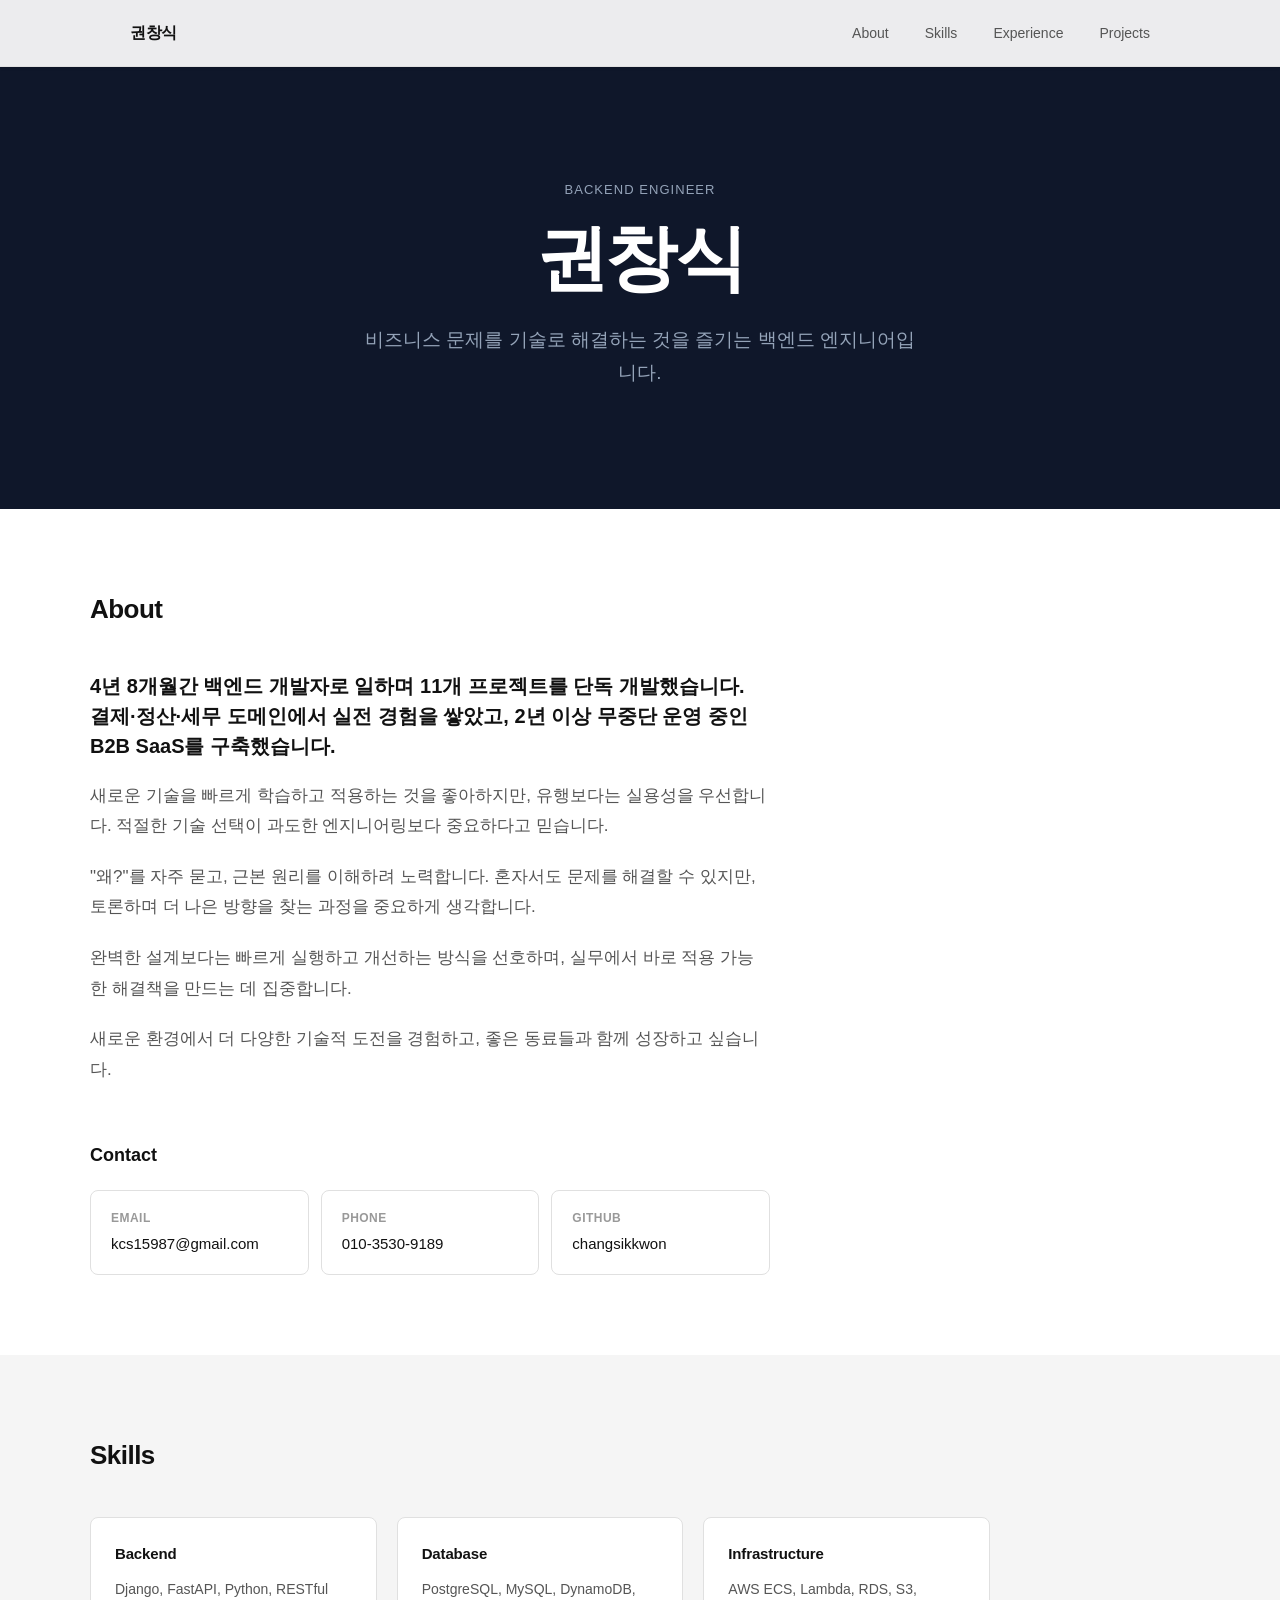
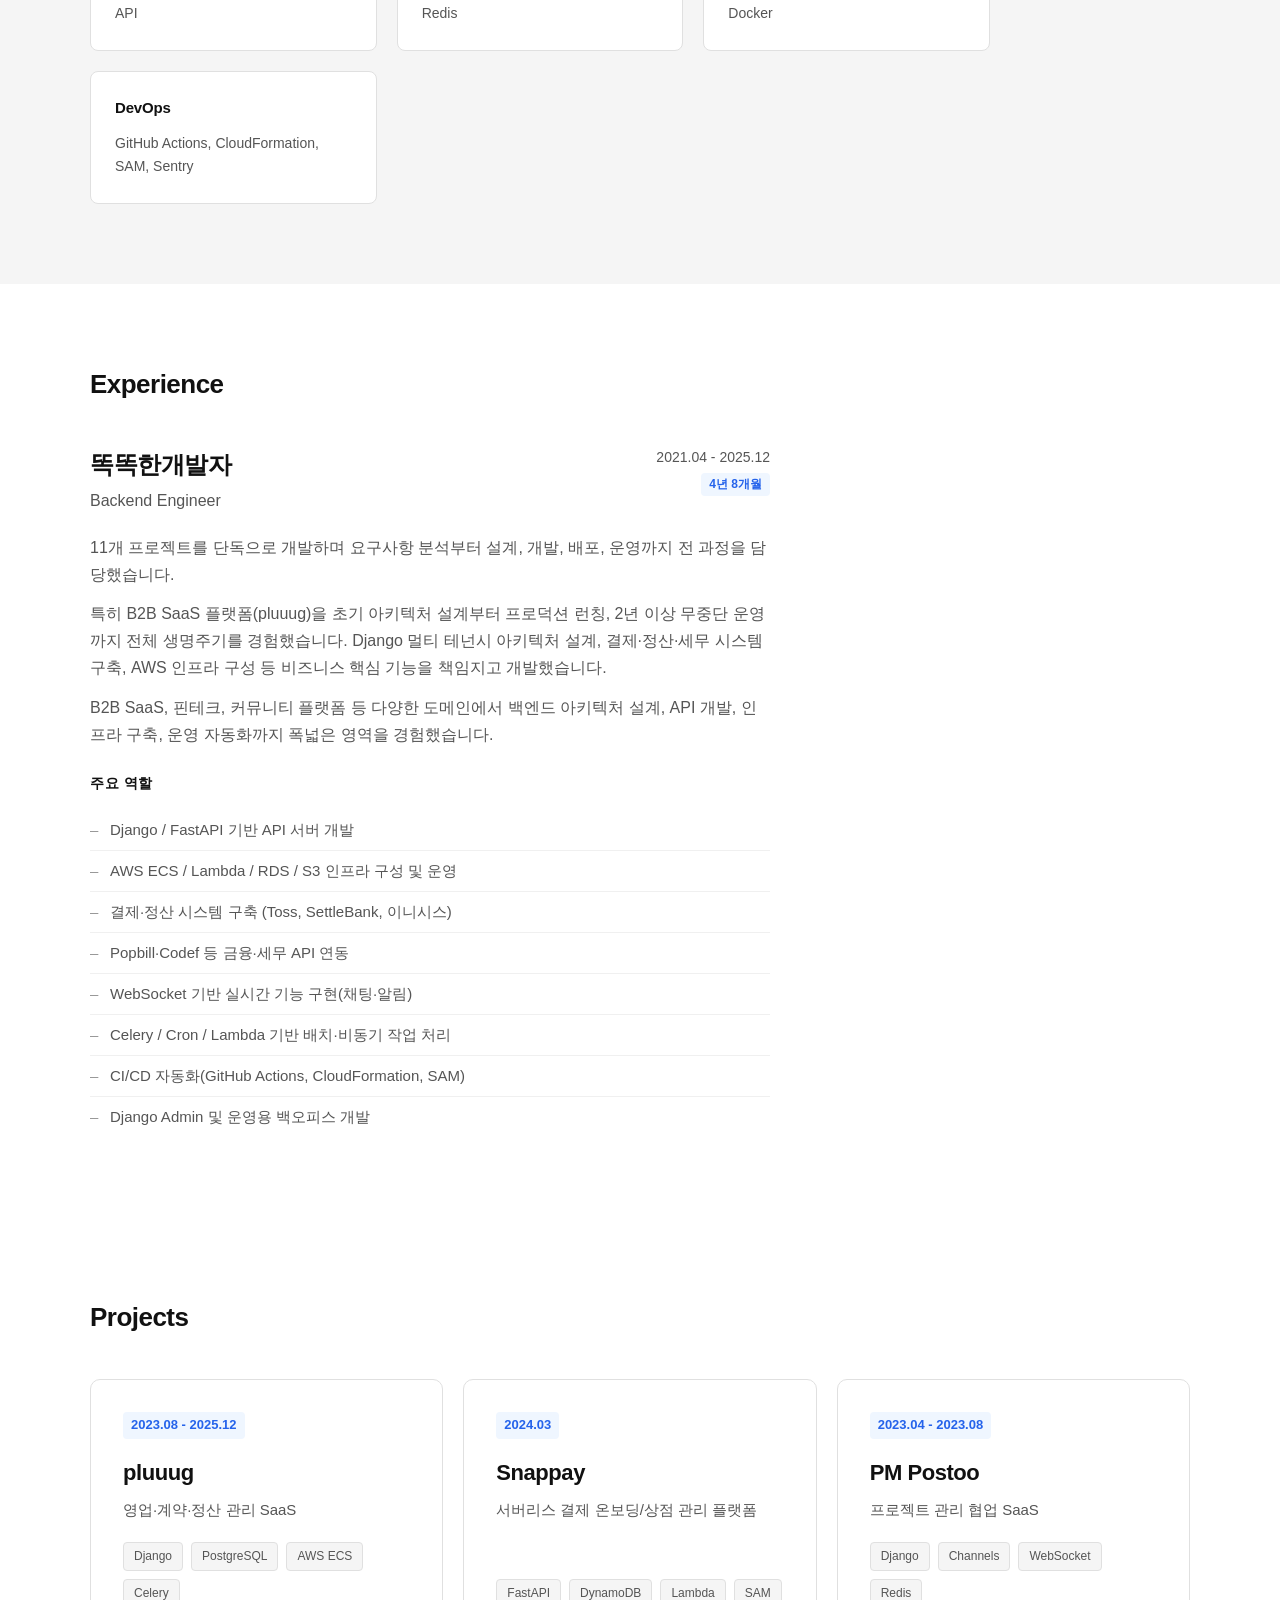
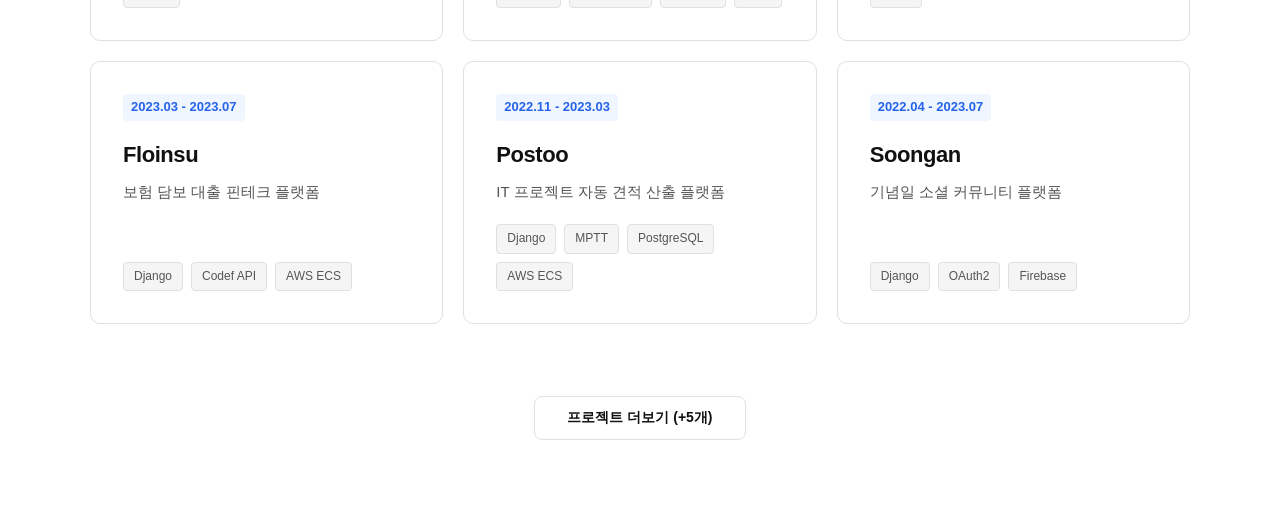
<file: index.html>
<!DOCTYPE html>
<html lang="ko">
<head>
    <meta charset="UTF-8">
    <meta name="viewport" content="width=device-width, initial-scale=1.0">
    <title>권창식 - Backend Engineer</title>
    <link rel="stylesheet" href="css/style.css">
</head>
<body>
    <!-- Navigation -->
    <nav class="navbar">
        <div class="nav-container">
            <a href="#" class="nav-logo">권창식</a>
            <ul class="nav-menu">
                <li><a href="#about">About</a></li>
                <li><a href="#skills">Skills</a></li>
                <li><a href="#experience">Experience</a></li>
                <li><a href="#projects">Projects</a></li>
            </ul>
        </div>
    </nav>

    <!-- Hero Section -->
    <section class="hero">
        <div class="hero-container">
            <p class="hero-label">Backend Engineer</p>
            <h1 class="hero-heading">권창식</h1>
            <p class="hero-description">
                비즈니스 문제를 기술로 해결하는 것을 즐기는 백엔드 엔지니어입니다.
            </p>
        </div>
    </section>

    <!-- About Section -->
    <section id="about" class="section">
        <div class="content-container">
            <h2 class="section-heading">About</h2>
            <div class="about-content">
                <p>4년 8개월간 백엔드 개발자로 일하며 11개 프로젝트를 단독 개발했습니다. 결제·정산·세무 도메인에서 실전 경험을 쌓았고, 2년 이상 무중단 운영 중인 B2B SaaS를 구축했습니다.</p>
                <p>새로운 기술을 빠르게 학습하고 적용하는 것을 좋아하지만, 유행보다는 실용성을 우선합니다. 적절한 기술 선택이 과도한 엔지니어링보다 중요하다고 믿습니다.</p>
                <p>"왜?"를 자주 묻고, 근본 원리를 이해하려 노력합니다. 혼자서도 문제를 해결할 수 있지만, 토론하며 더 나은 방향을 찾는 과정을 중요하게 생각합니다.</p>
                <p>완벽한 설계보다는 빠르게 실행하고 개선하는 방식을 선호하며, 실무에서 바로 적용 가능한 해결책을 만드는 데 집중합니다.</p>
                <p>새로운 환경에서 더 다양한 기술적 도전을 경험하고, 좋은 동료들과 함께 성장하고 싶습니다.</p>
            </div>

            <div class="contact-section">
                <h3 class="contact-heading">Contact</h3>
                <div class="contact-grid">
                    <a href="mailto:kcs15987@gmail.com" class="contact-card">
                        <span class="contact-label">Email</span>
                        <span class="contact-value">kcs15987@gmail.com</span>
                    </a>
                    <a href="tel:010-3530-9189" class="contact-card">
                        <span class="contact-label">Phone</span>
                        <span class="contact-value">010-3530-9189</span>
                    </a>
                    <a href="https://github.com/changsikkwon" target="_blank" class="contact-card">
                        <span class="contact-label">GitHub</span>
                        <span class="contact-value">changsikkwon</span>
                    </a>
                </div>
            </div>
        </div>
    </section>

    <!-- Skills Section -->
    <section id="skills" class="section section-gray">
        <div class="content-container">
            <h2 class="section-heading">Skills</h2>
            <div class="skills-grid">
                <div class="skill-category">
                    <h3 class="skill-category-title">Backend</h3>
                    <p class="skill-category-items">Django, FastAPI, Python, RESTful API</p>
                </div>

                <div class="skill-category">
                    <h3 class="skill-category-title">Database</h3>
                    <p class="skill-category-items">PostgreSQL, MySQL, DynamoDB, Redis</p>
                </div>

                <div class="skill-category">
                    <h3 class="skill-category-title">Infrastructure</h3>
                    <p class="skill-category-items">AWS ECS, Lambda, RDS, S3, Docker</p>
                </div>

                <div class="skill-category">
                    <h3 class="skill-category-title">DevOps</h3>
                    <p class="skill-category-items">GitHub Actions, CloudFormation, SAM, Sentry</p>
                </div>
            </div>
        </div>
    </section>

    <!-- Experience Section -->
    <section id="experience" class="section">
        <div class="content-container">
            <h2 class="section-heading">Experience</h2>
            <div class="experience-card">
                <div class="experience-header">
                    <div>
                        <h3 class="experience-company">똑똑한개발자</h3>
                        <p class="experience-role">Backend Engineer</p>
                    </div>
                    <div class="experience-period-wrap">
                        <p class="experience-period">2021.04 - 2025.12</p>
                        <p class="experience-duration">4년 8개월</p>
                    </div>
                </div>
                <div class="experience-description">
                    <p>11개 프로젝트를 단독으로 개발하며 요구사항 분석부터 설계, 개발, 배포, 운영까지 전 과정을 담당했습니다.</p>
                    <p>특히 B2B SaaS 플랫폼(pluuug)을 초기 아키텍처 설계부터 프로덕션 런칭, 2년 이상 무중단 운영까지 전체 생명주기를 경험했습니다. Django 멀티 테넌시 아키텍처 설계, 결제·정산·세무 시스템 구축, AWS 인프라 구성 등 비즈니스 핵심 기능을 책임지고 개발했습니다.</p>
                    <p>B2B SaaS, 핀테크, 커뮤니티 플랫폼 등 다양한 도메인에서 백엔드 아키텍처 설계, API 개발, 인프라 구축, 운영 자동화까지 폭넓은 영역을 경험했습니다.</p>
                </div>
                <div class="experience-responsibilities">
                    <h4>주요 역할</h4>
                    <ul>
                        <li>Django / FastAPI 기반 API 서버 개발</li>
                        <li>AWS ECS / Lambda / RDS / S3 인프라 구성 및 운영</li>
                        <li>결제·정산 시스템 구축 (Toss, SettleBank, 이니시스)</li>
                        <li>Popbill·Codef 등 금융·세무 API 연동</li>
                        <li>WebSocket 기반 실시간 기능 구현(채팅·알림)</li>
                        <li>Celery / Cron / Lambda 기반 배치·비동기 작업 처리</li>
                        <li>CI/CD 자동화(GitHub Actions, CloudFormation, SAM)</li>
                        <li>Django Admin 및 운영용 백오피스 개발</li>
                    </ul>
                </div>
            </div>
        </div>
    </section>

    <!-- Projects Section -->
    <section id="projects" class="section">
        <div class="content-container">
            <h2 class="section-heading">Projects</h2>
            <div class="projects-grid">
                <!-- Project 1: pluuug -->
                <a href="projects/pluuug.html" class="project-card">
                    <div class="project-meta">
                        <span class="project-period">2023.08 - 2025.12</span>
                    </div>
                    <h3 class="project-title">pluuug</h3>
                    <p class="project-summary">영업·계약·정산 관리 SaaS</p>
                    <div class="project-tags">
                        <span class="tag">Django</span>
                        <span class="tag">PostgreSQL</span>
                        <span class="tag">AWS ECS</span>
                        <span class="tag">Celery</span>
                    </div>
                </a>

                <!-- Project 2: Snappay -->
                <a href="projects/snappay.html" class="project-card">
                    <div class="project-meta">
                        <span class="project-period">2024.03</span>
                    </div>
                    <h3 class="project-title">Snappay</h3>
                    <p class="project-summary">서버리스 결제 온보딩/상점 관리 플랫폼</p>
                    <div class="project-tags">
                        <span class="tag">FastAPI</span>
                        <span class="tag">DynamoDB</span>
                        <span class="tag">Lambda</span>
                        <span class="tag">SAM</span>
                    </div>
                </a>

                <!-- Project 3: PM Postoo -->
                <a href="projects/pm-postoo.html" class="project-card">
                    <div class="project-meta">
                        <span class="project-period">2023.04 - 2023.08</span>
                    </div>
                    <h3 class="project-title">PM Postoo</h3>
                    <p class="project-summary">프로젝트 관리 협업 SaaS</p>
                    <div class="project-tags">
                        <span class="tag">Django</span>
                        <span class="tag">Channels</span>
                        <span class="tag">WebSocket</span>
                        <span class="tag">Redis</span>
                    </div>
                </a>

                <!-- Project 4: Floinsu -->
                <a href="projects/floinsu.html" class="project-card">
                    <div class="project-meta">
                        <span class="project-period">2023.03 - 2023.07</span>
                    </div>
                    <h3 class="project-title">Floinsu</h3>
                    <p class="project-summary">보험 담보 대출 핀테크 플랫폼</p>
                    <div class="project-tags">
                        <span class="tag">Django</span>
                        <span class="tag">Codef API</span>
                        <span class="tag">AWS ECS</span>
                    </div>
                </a>

                <!-- Postoo -->
                <a href="projects/postoo.html" class="project-card">
                    <div class="project-meta">
                        <span class="project-period">2022.11 - 2023.03</span>
                    </div>
                    <h3 class="project-title">Postoo</h3>
                    <p class="project-summary">IT 프로젝트 자동 견적 산출 플랫폼</p>
                    <div class="project-tags">
                        <span class="tag">Django</span>
                        <span class="tag">MPTT</span>
                        <span class="tag">PostgreSQL</span>
                        <span class="tag">AWS ECS</span>
                    </div>
                </a>

                <!-- Soongan -->
                <a href="projects/soongan.html" class="project-card">
                    <div class="project-meta">
                        <span class="project-period">2022.04 - 2023.07</span>
                    </div>
                    <h3 class="project-title">Soongan</h3>
                    <p class="project-summary">기념일 소셜 커뮤니티 플랫폼</p>
                    <div class="project-tags">
                        <span class="tag">Django</span>
                        <span class="tag">OAuth2</span>
                        <span class="tag">Firebase</span>
                    </div>
                </a>

                <!-- More Projects (Hidden by default) -->
                <div class="hidden-projects">

                    <!-- PIECE -->
                    <a href="projects/piece.html" class="project-card">
                        <div class="project-meta">
                            <span class="project-period">2021.12 - 2022.03</span>
                        </div>
                        <h3 class="project-title">PIECE</h3>
                        <p class="project-summary">미술품 조각 투자 플랫폼</p>
                        <div class="project-tags">
                            <span class="tag">FastAPI</span>
                            <span class="tag">RabbitMQ</span>
                            <span class="tag">WebSocket</span>
                        </div>
                    </a>

                    <!-- 연세대학교 동창회 -->
                    <a href="projects/yonsei-alumni.html" class="project-card">
                        <div class="project-meta">
                            <span class="project-period">2021.11 - 2022.03</span>
                        </div>
                        <h3 class="project-title">연세대학교 동창회</h3>
                        <p class="project-summary">상경·경영대학 동창회 플랫폼</p>
                        <div class="project-tags">
                            <span class="tag">Django</span>
                            <span class="tag">Channels</span>
                            <span class="tag">Inicis</span>
                        </div>
                    </a>

                    <!-- jellydeal -->
                    <a href="projects/jellydeal.html" class="project-card">
                        <div class="project-meta">
                            <span class="project-period">2021.07 - 2021.11</span>
                        </div>
                        <h3 class="project-title">jellydeal</h3>
                        <p class="project-summary">대학생 후불결제(BNPL) 플랫폼</p>
                        <div class="project-tags">
                            <span class="tag">Django</span>
                            <span class="tag">SettleBank</span>
                            <span class="tag">Iamport</span>
                        </div>
                    </a>

                    <!-- Salady -->
                    <a href="projects/salady.html" class="project-card">
                        <div class="project-meta">
                            <span class="project-period">2021.04 - 2021.09</span>
                        </div>
                        <h3 class="project-title">Salady</h3>
                        <p class="project-summary">샐러드 배송 플랫폼</p>
                        <div class="project-tags">
                            <span class="tag">Django</span>
                            <span class="tag">PostgreSQL</span>
                            <span class="tag">AWS EB</span>
                        </div>
                    </a>

                    <!-- Iamsokorean -->
                    <a href="projects/iamsokorean.html" class="project-card">
                        <div class="project-meta">
                            <span class="project-period">2021.04 - 2021.07</span>
                        </div>
                        <h3 class="project-title">Iamsokorean</h3>
                        <p class="project-summary">한국 문화 소통 플랫폼</p>
                        <div class="project-tags">
                            <span class="tag">Django</span>
                            <span class="tag">OAuth 2.0</span>
                            <span class="tag">AWS EB</span>
                        </div>
                    </a>

                </div>
            </div>

            <button class="show-more-btn" onclick="toggleProjects()">프로젝트 더보기 (+5개)</button>
        </div>
    </section>

    <script src="js/script.js"></script>
</body>
</html>
</file>
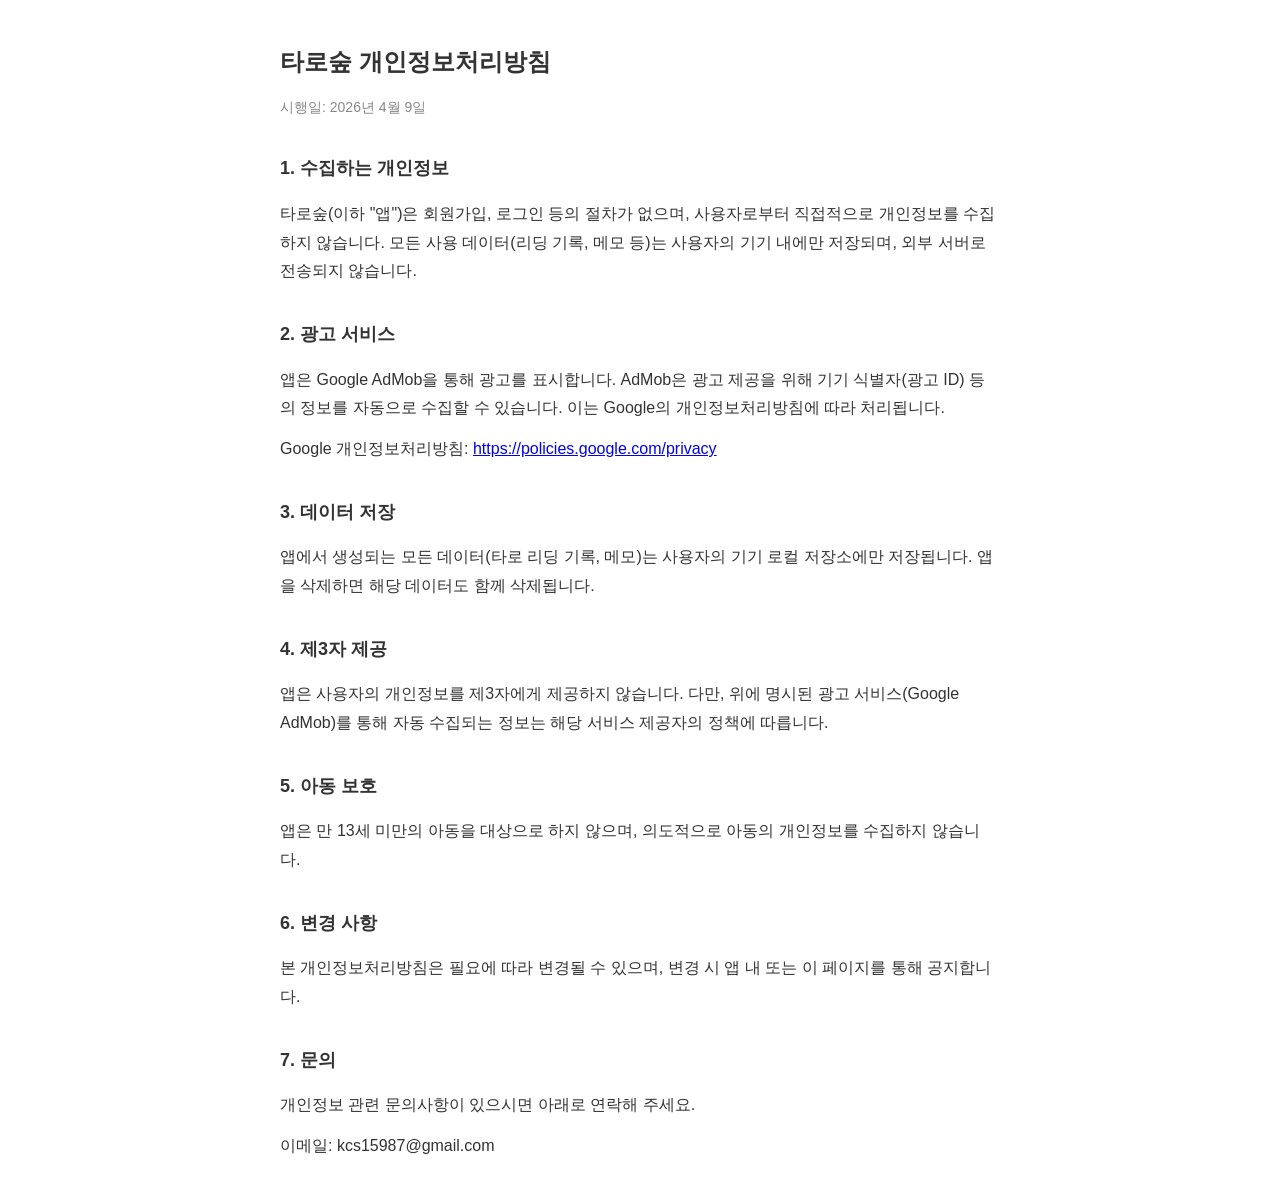
<file: privacy-policy.html>
<!DOCTYPE html>
<html lang="ko">
<head>
    <meta charset="UTF-8">
    <meta name="viewport" content="width=device-width, initial-scale=1.0">
    <title>타로숲 - 개인정보처리방침</title>
    <style>
        body { font-family: -apple-system, BlinkMacSystemFont, 'Segoe UI', sans-serif; max-width: 720px; margin: 0 auto; padding: 24px; line-height: 1.8; color: #333; }
        h1 { font-size: 24px; margin-bottom: 8px; }
        h2 { font-size: 18px; margin-top: 32px; }
        p { margin: 12px 0; }
        .date { color: #888; font-size: 14px; }
    </style>
</head>
<body>
    <h1>타로숲 개인정보처리방침</h1>
    <p class="date">시행일: 2026년 4월 9일</p>

    <h2>1. 수집하는 개인정보</h2>
    <p>타로숲(이하 "앱")은 회원가입, 로그인 등의 절차가 없으며, 사용자로부터 직접적으로 개인정보를 수집하지 않습니다. 모든 사용 데이터(리딩 기록, 메모 등)는 사용자의 기기 내에만 저장되며, 외부 서버로 전송되지 않습니다.</p>

    <h2>2. 광고 서비스</h2>
    <p>앱은 Google AdMob을 통해 광고를 표시합니다. AdMob은 광고 제공을 위해 기기 식별자(광고 ID) 등의 정보를 자동으로 수집할 수 있습니다. 이는 Google의 개인정보처리방침에 따라 처리됩니다.</p>
    <p>Google 개인정보처리방침: <a href="https://policies.google.com/privacy">https://policies.google.com/privacy</a></p>

    <h2>3. 데이터 저장</h2>
    <p>앱에서 생성되는 모든 데이터(타로 리딩 기록, 메모)는 사용자의 기기 로컬 저장소에만 저장됩니다. 앱을 삭제하면 해당 데이터도 함께 삭제됩니다.</p>

    <h2>4. 제3자 제공</h2>
    <p>앱은 사용자의 개인정보를 제3자에게 제공하지 않습니다. 다만, 위에 명시된 광고 서비스(Google AdMob)를 통해 자동 수집되는 정보는 해당 서비스 제공자의 정책에 따릅니다.</p>

    <h2>5. 아동 보호</h2>
    <p>앱은 만 13세 미만의 아동을 대상으로 하지 않으며, 의도적으로 아동의 개인정보를 수집하지 않습니다.</p>

    <h2>6. 변경 사항</h2>
    <p>본 개인정보처리방침은 필요에 따라 변경될 수 있으며, 변경 시 앱 내 또는 이 페이지를 통해 공지합니다.</p>

    <h2>7. 문의</h2>
    <p>개인정보 관련 문의사항이 있으시면 아래로 연락해 주세요.</p>
    <p>이메일: kcs15987@gmail.com</p>
</body>
</html>
</file>
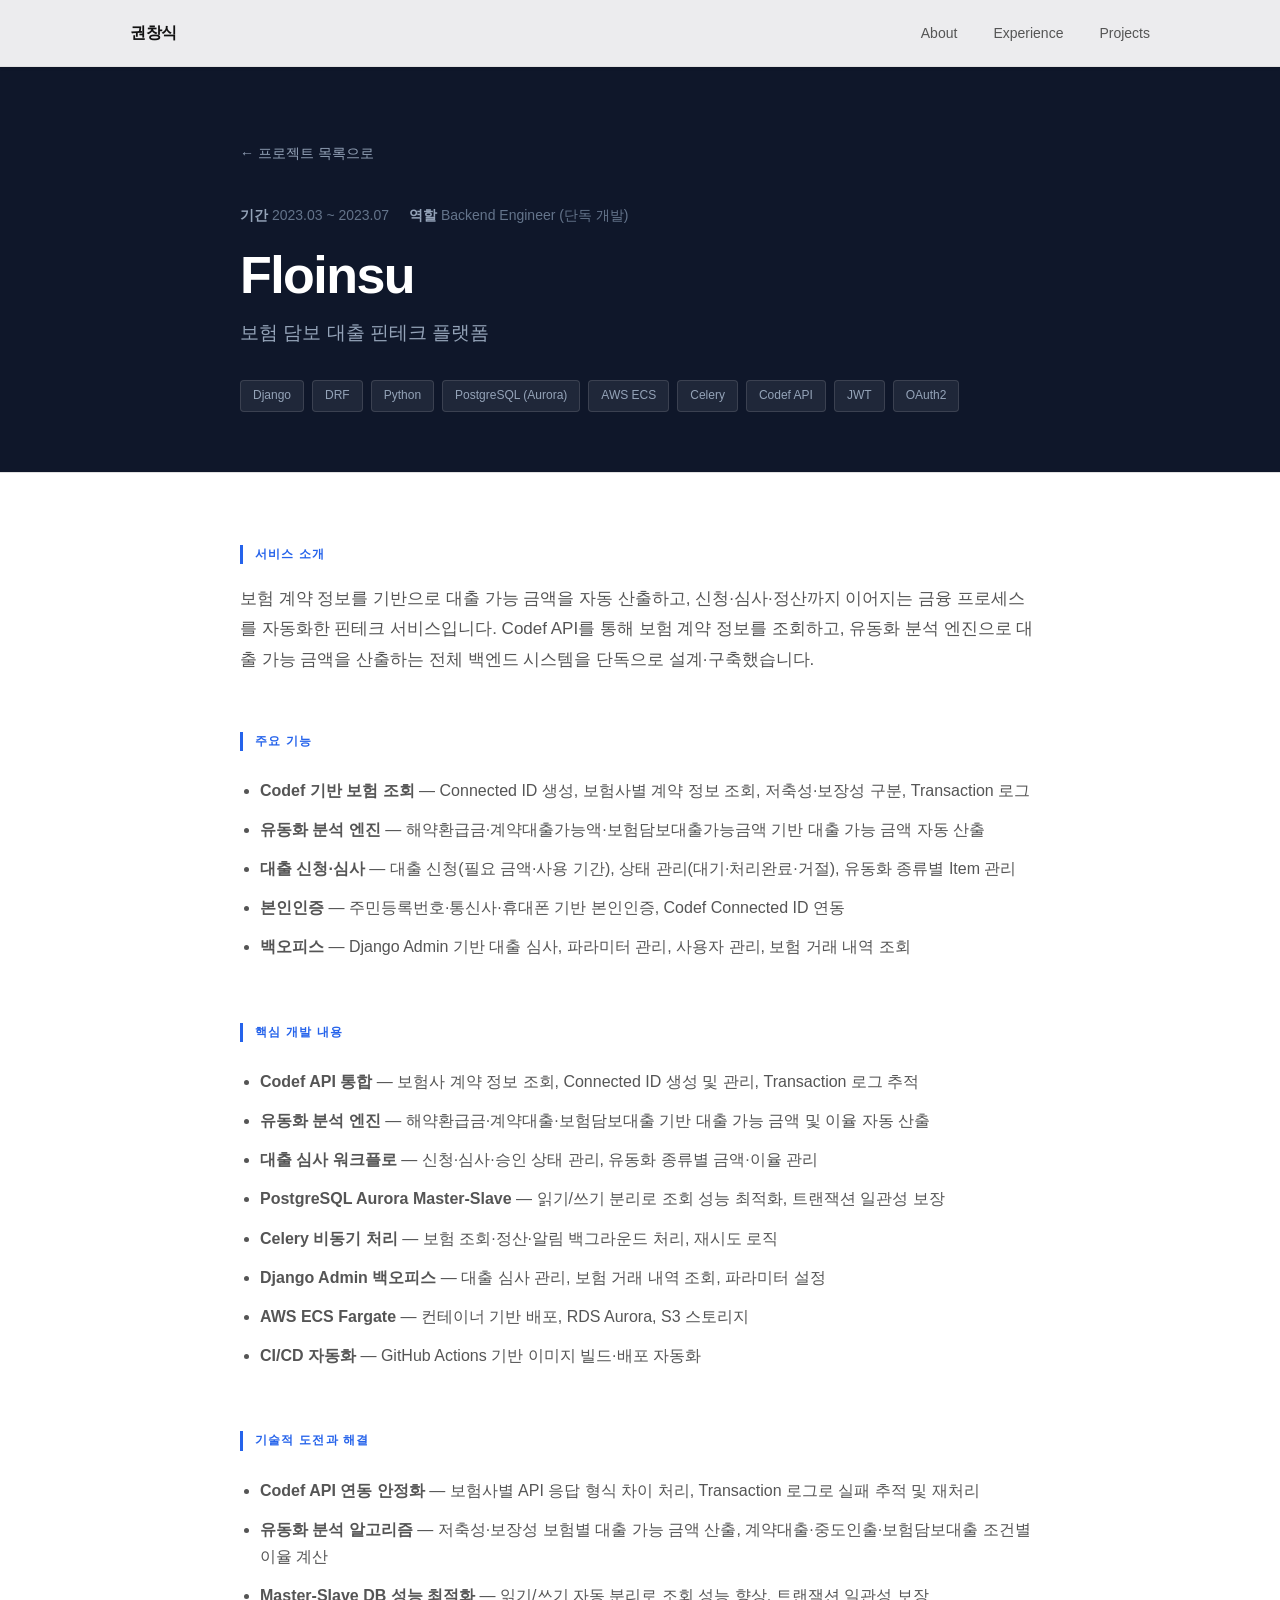
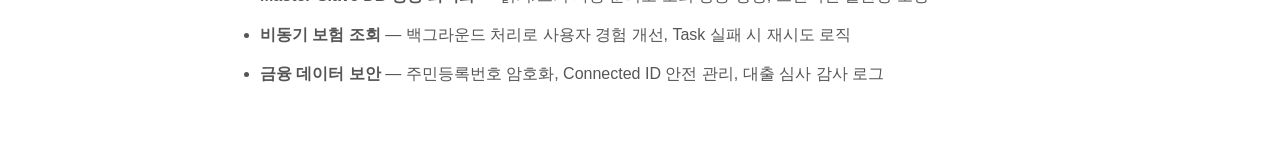
<file: projects/floinsu.html>
<!DOCTYPE html>
<html lang="ko">
<head>
    <meta charset="UTF-8">
    <meta name="viewport" content="width=device-width, initial-scale=1.0">
    <title>Floinsu - 권창식</title>
    <link rel="stylesheet" href="../css/style.css">
</head>
<body>
    <nav class="navbar">
        <div class="nav-container">
            <a href="../index.html" class="nav-logo">권창식</a>
            <ul class="nav-menu">
                <li><a href="../index.html#about">About</a></li>
                <li><a href="../index.html#experience">Experience</a></li>
                <li><a href="../index.html#projects">Projects</a></li>
            </ul>
        </div>
    </nav>

    <section class="detail-hero">
        <div class="detail-hero-container">
            <a href="../index.html#projects" class="back-link">← 프로젝트 목록으로</a>

            <div class="detail-meta">
                <span class="detail-meta-item"><strong>기간</strong> 2023.03 ~ 2023.07</span>
                <span class="detail-meta-item"><strong>역할</strong> Backend Engineer (단독 개발)</span>
            </div>

            <h1 class="detail-title">Floinsu</h1>
            <p class="detail-subtitle">보험 담보 대출 핀테크 플랫폼</p>

            <div class="detail-tags">
                <span class="detail-tag">Django</span>
                <span class="detail-tag">DRF</span>
                <span class="detail-tag">Python</span>
                <span class="detail-tag">PostgreSQL (Aurora)</span>
                <span class="detail-tag">AWS ECS</span>
                <span class="detail-tag">Celery</span>
                <span class="detail-tag">Codef API</span>
                <span class="detail-tag">JWT</span>
                <span class="detail-tag">OAuth2</span>
            </div>
        </div>
    </section>

    <section class="detail-content">
        <div class="detail-content-container">
            <div class="detail-section">
                <h3>서비스 소개</h3>
                <p>보험 계약 정보를 기반으로 대출 가능 금액을 자동 산출하고, 신청·심사·정산까지 이어지는 금융 프로세스를 자동화한 핀테크 서비스입니다. Codef API를 통해 보험 계약 정보를 조회하고, 유동화 분석 엔진으로 대출 가능 금액을 산출하는 전체 백엔드 시스템을 단독으로 설계·구축했습니다.</p>
            </div>

            <div class="detail-section">
                <h3>주요 기능</h3>
                <ul>
                    <li><strong>Codef 기반 보험 조회</strong> — Connected ID 생성, 보험사별 계약 정보 조회, 저축성·보장성 구분, Transaction 로그</li>
                    <li><strong>유동화 분석 엔진</strong> — 해약환급금·계약대출가능액·보험담보대출가능금액 기반 대출 가능 금액 자동 산출</li>
                    <li><strong>대출 신청·심사</strong> — 대출 신청(필요 금액·사용 기간), 상태 관리(대기·처리완료·거절), 유동화 종류별 Item 관리</li>
                    <li><strong>본인인증</strong> — 주민등록번호·통신사·휴대폰 기반 본인인증, Codef Connected ID 연동</li>
                    <li><strong>백오피스</strong> — Django Admin 기반 대출 심사, 파라미터 관리, 사용자 관리, 보험 거래 내역 조회</li>
                </ul>
            </div>

            <div class="detail-section">
                <h3>핵심 개발 내용</h3>
                <ul>
                    <li><strong>Codef API 통합</strong> — 보험사 계약 정보 조회, Connected ID 생성 및 관리, Transaction 로그 추적</li>
                    <li><strong>유동화 분석 엔진</strong> — 해약환급금·계약대출·보험담보대출 기반 대출 가능 금액 및 이율 자동 산출</li>
                    <li><strong>대출 심사 워크플로</strong> — 신청·심사·승인 상태 관리, 유동화 종류별 금액·이율 관리</li>
                    <li><strong>PostgreSQL Aurora Master-Slave</strong> — 읽기/쓰기 분리로 조회 성능 최적화, 트랜잭션 일관성 보장</li>
                    <li><strong>Celery 비동기 처리</strong> — 보험 조회·정산·알림 백그라운드 처리, 재시도 로직</li>
                    <li><strong>Django Admin 백오피스</strong> — 대출 심사 관리, 보험 거래 내역 조회, 파라미터 설정</li>
                    <li><strong>AWS ECS Fargate</strong> — 컨테이너 기반 배포, RDS Aurora, S3 스토리지</li>
                    <li><strong>CI/CD 자동화</strong> — GitHub Actions 기반 이미지 빌드·배포 자동화</li>
                </ul>
            </div>

            <div class="detail-section">
                <h3>기술적 도전과 해결</h3>
                <ul>
                    <li><strong>Codef API 연동 안정화</strong> — 보험사별 API 응답 형식 차이 처리, Transaction 로그로 실패 추적 및 재처리</li>
                    <li><strong>유동화 분석 알고리즘</strong> — 저축성·보장성 보험별 대출 가능 금액 산출, 계약대출·중도인출·보험담보대출 조건별 이율 계산</li>
                    <li><strong>Master-Slave DB 성능 최적화</strong> — 읽기/쓰기 자동 분리로 조회 성능 향상, 트랜잭션 일관성 보장</li>
                    <li><strong>비동기 보험 조회</strong> — 백그라운드 처리로 사용자 경험 개선, Task 실패 시 재시도 로직</li>
                    <li><strong>금융 데이터 보안</strong> — 주민등록번호 암호화, Connected ID 안전 관리, 대출 심사 감사 로그</li>
                </ul>
            </div>
        </div>
    </section>


    <script src="../js/script.js"></script>
</body>
</html>
</file>
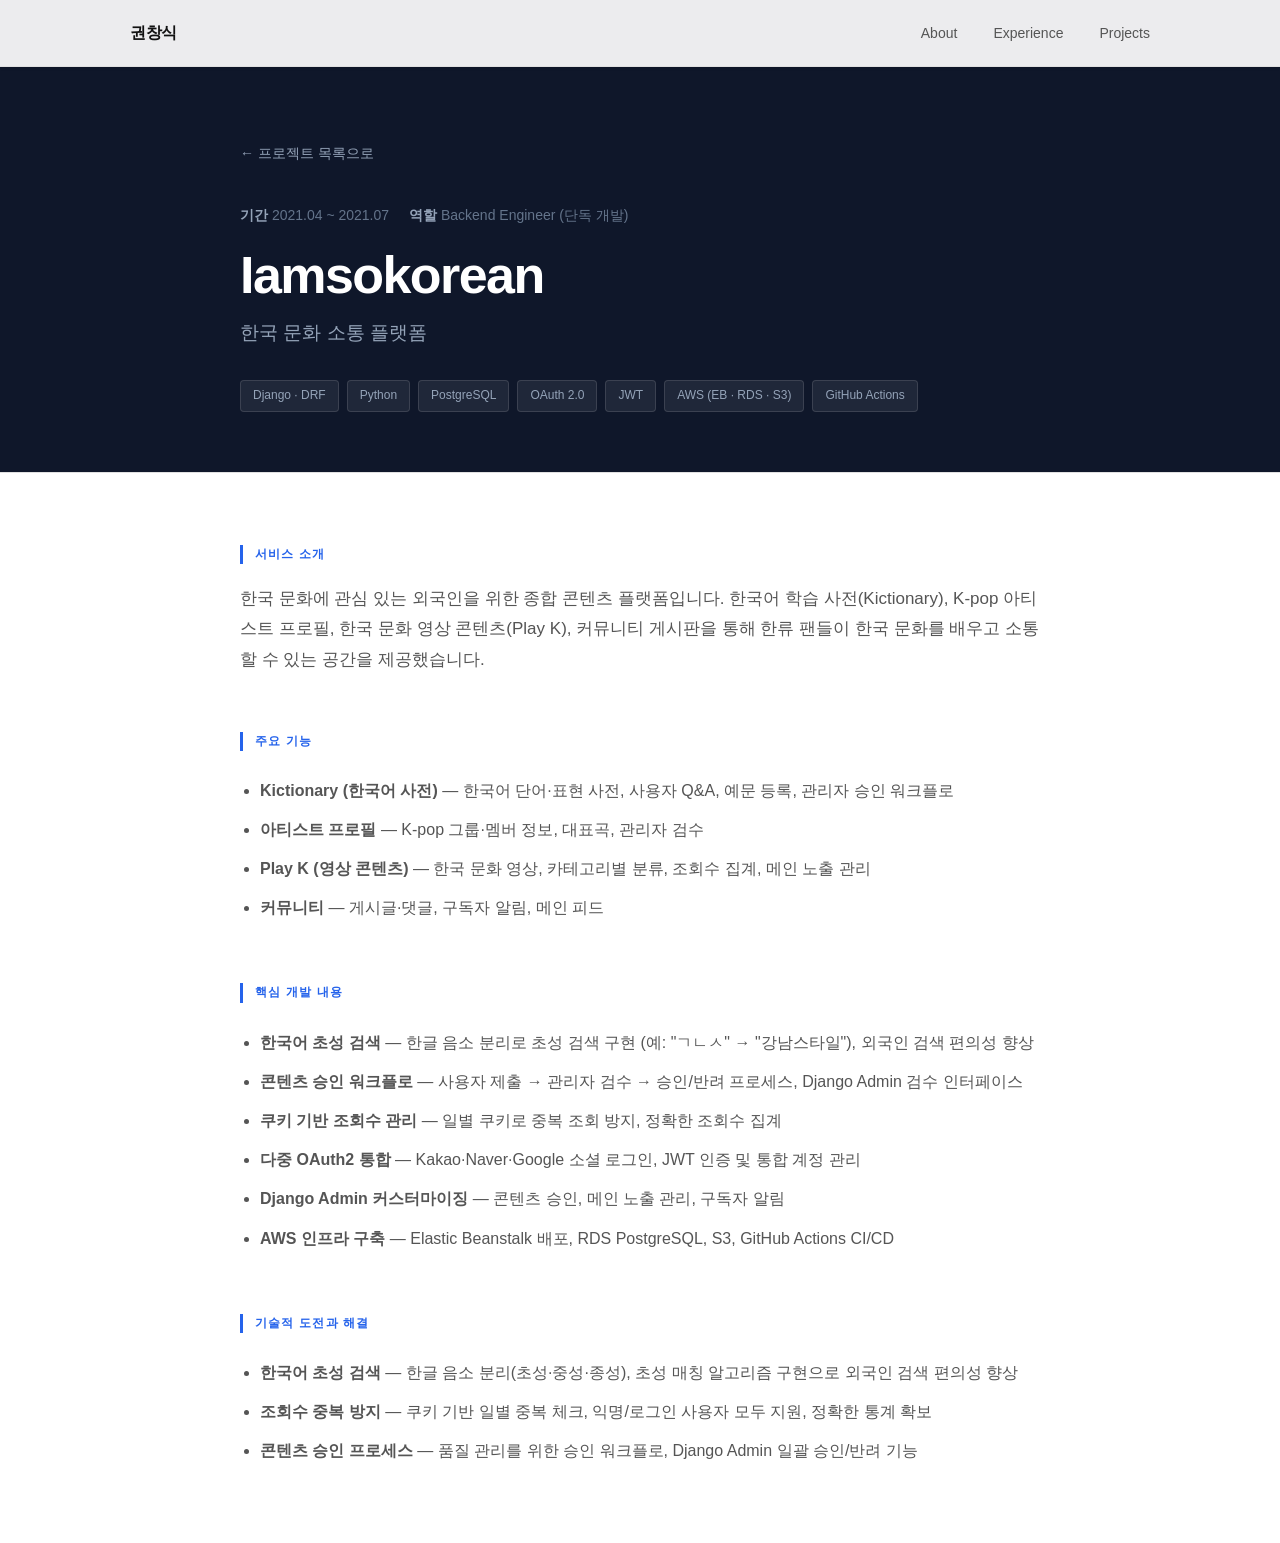
<file: projects/iamsokorean.html>
<!DOCTYPE html>
<html lang="ko">
<head>
    <meta charset="UTF-8">
    <meta name="viewport" content="width=device-width, initial-scale=1.0">
    <title>Iamsokorean - 권창식</title>
    <link rel="stylesheet" href="../css/style.css">
</head>
<body>
    <nav class="navbar">
        <div class="nav-container">
            <a href="../index.html" class="nav-logo">권창식</a>
            <ul class="nav-menu">
                <li><a href="../index.html#about">About</a></li>
                <li><a href="../index.html#experience">Experience</a></li>
                <li><a href="../index.html#projects">Projects</a></li>
            </ul>
        </div>
    </nav>

    <section class="detail-hero">
        <div class="detail-hero-container">
            <a href="../index.html#projects" class="back-link">← 프로젝트 목록으로</a>

            <div class="detail-meta">
                <span class="detail-meta-item"><strong>기간</strong> 2021.04 ~ 2021.07</span>
                <span class="detail-meta-item"><strong>역할</strong> Backend Engineer (단독 개발)</span>
            </div>

            <h1 class="detail-title">Iamsokorean</h1>
            <p class="detail-subtitle">한국 문화 소통 플랫폼</p>

            <div class="detail-tags">
                <span class="detail-tag">Django · DRF</span>
                <span class="detail-tag">Python</span>
                <span class="detail-tag">PostgreSQL</span>
                <span class="detail-tag">OAuth 2.0</span>
                <span class="detail-tag">JWT</span>
                <span class="detail-tag">AWS (EB · RDS · S3)</span>
                <span class="detail-tag">GitHub Actions</span>
            </div>
        </div>
    </section>

    <section class="detail-content">
        <div class="detail-content-container">

            <div class="detail-section">
                <h3>서비스 소개</h3>
                <p>한국 문화에 관심 있는 외국인을 위한 종합 콘텐츠 플랫폼입니다. 한국어 학습 사전(Kictionary), K-pop 아티스트 프로필, 한국 문화 영상 콘텐츠(Play K), 커뮤니티 게시판을 통해 한류 팬들이 한국 문화를 배우고 소통할 수 있는 공간을 제공했습니다.</p>
            </div>

            <div class="detail-section">
                <h3>주요 기능</h3>
                <ul>
                    <li><strong>Kictionary (한국어 사전)</strong> — 한국어 단어·표현 사전, 사용자 Q&A, 예문 등록, 관리자 승인 워크플로</li>
                    <li><strong>아티스트 프로필</strong> — K-pop 그룹·멤버 정보, 대표곡, 관리자 검수</li>
                    <li><strong>Play K (영상 콘텐츠)</strong> — 한국 문화 영상, 카테고리별 분류, 조회수 집계, 메인 노출 관리</li>
                    <li><strong>커뮤니티</strong> — 게시글·댓글, 구독자 알림, 메인 피드</li>
                </ul>
            </div>

            <div class="detail-section">
                <h3>핵심 개발 내용</h3>
                <ul>
                    <li><strong>한국어 초성 검색</strong> — 한글 음소 분리로 초성 검색 구현 (예: "ㄱㄴㅅ" → "강남스타일"), 외국인 검색 편의성 향상</li>
                    <li><strong>콘텐츠 승인 워크플로</strong> — 사용자 제출 → 관리자 검수 → 승인/반려 프로세스, Django Admin 검수 인터페이스</li>
                    <li><strong>쿠키 기반 조회수 관리</strong> — 일별 쿠키로 중복 조회 방지, 정확한 조회수 집계</li>
                    <li><strong>다중 OAuth2 통합</strong> — Kakao·Naver·Google 소셜 로그인, JWT 인증 및 통합 계정 관리</li>
                    <li><strong>Django Admin 커스터마이징</strong> — 콘텐츠 승인, 메인 노출 관리, 구독자 알림</li>
                    <li><strong>AWS 인프라 구축</strong> — Elastic Beanstalk 배포, RDS PostgreSQL, S3, GitHub Actions CI/CD</li>
                </ul>
            </div>

            <div class="detail-section">
                <h3>기술적 도전과 해결</h3>
                <ul>
                    <li><strong>한국어 초성 검색</strong> — 한글 음소 분리(초성·중성·종성), 초성 매칭 알고리즘 구현으로 외국인 검색 편의성 향상</li>
                    <li><strong>조회수 중복 방지</strong> — 쿠키 기반 일별 중복 체크, 익명/로그인 사용자 모두 지원, 정확한 통계 확보</li>
                    <li><strong>콘텐츠 승인 프로세스</strong> — 품질 관리를 위한 승인 워크플로, Django Admin 일괄 승인/반려 기능</li>
                </ul>
            </div>

        </div>
    </section>


    <script src="../js/script.js"></script>
</body>
</html>
</file>
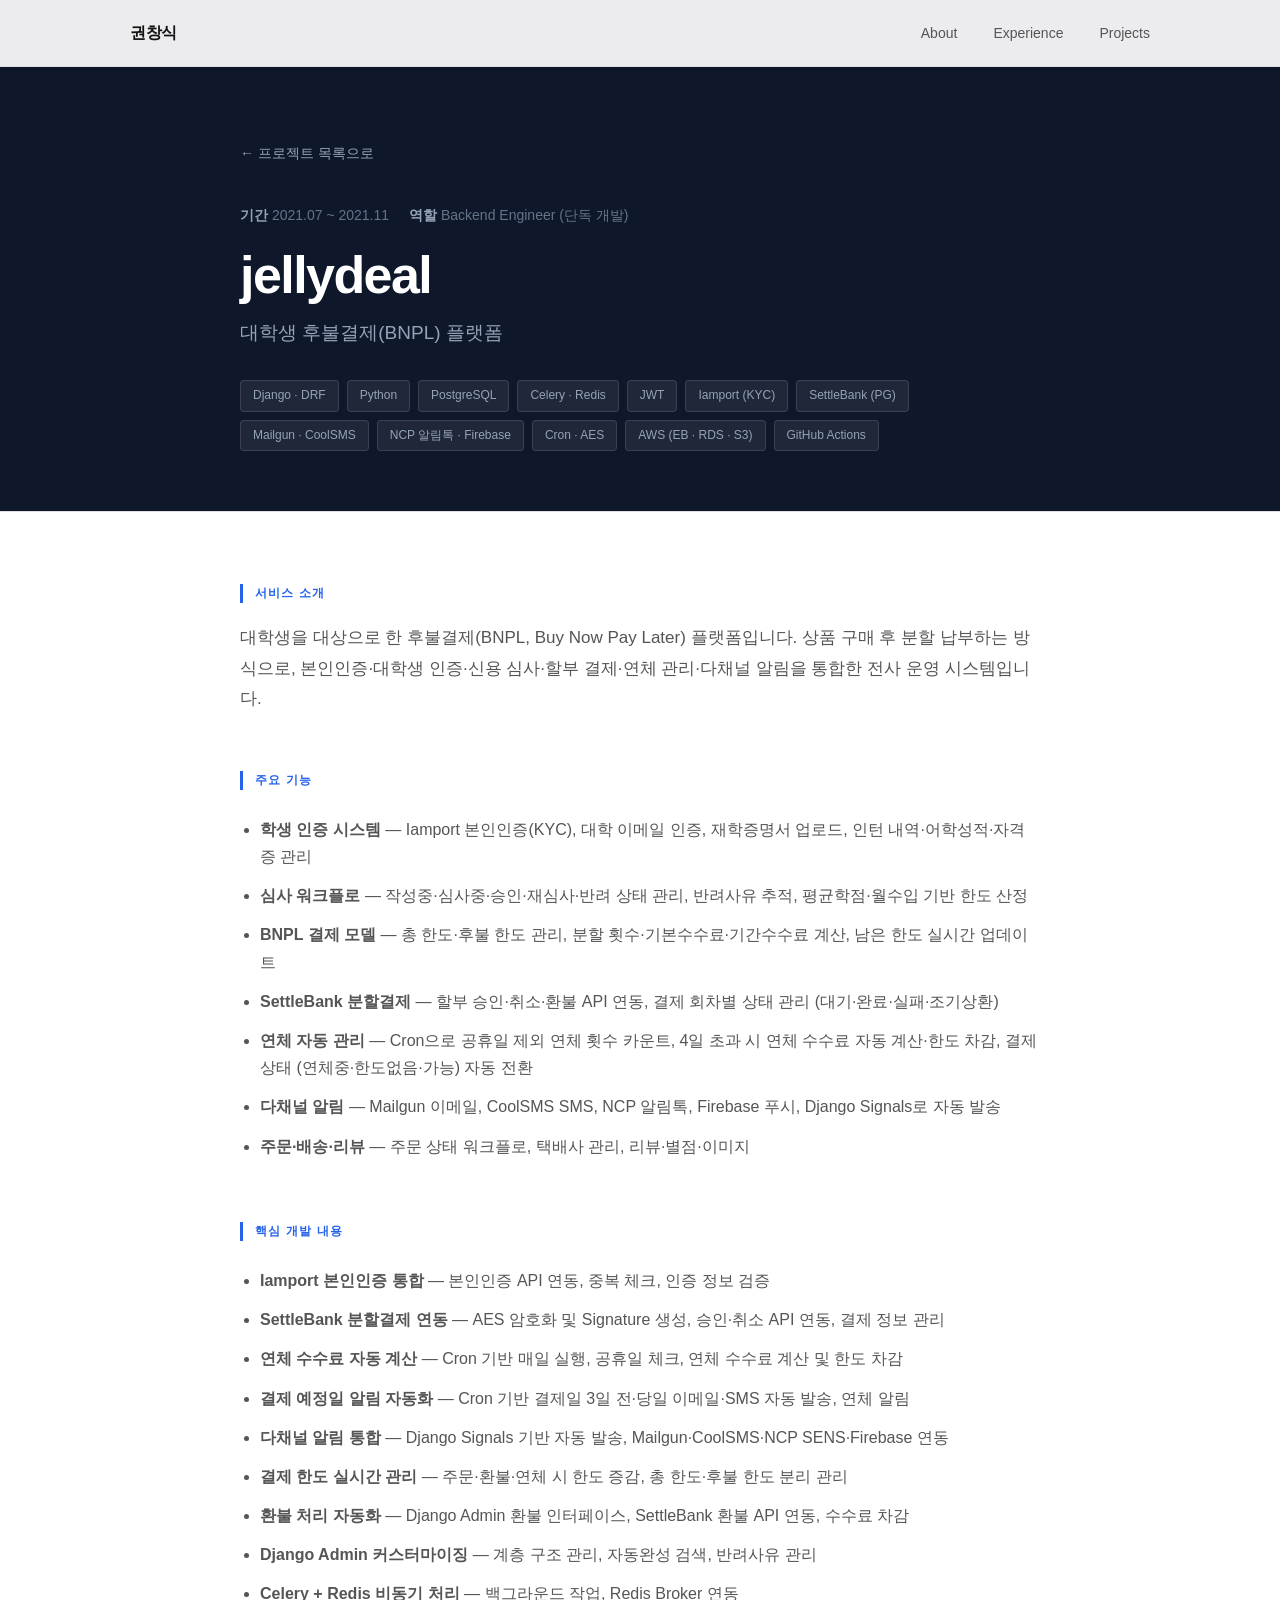
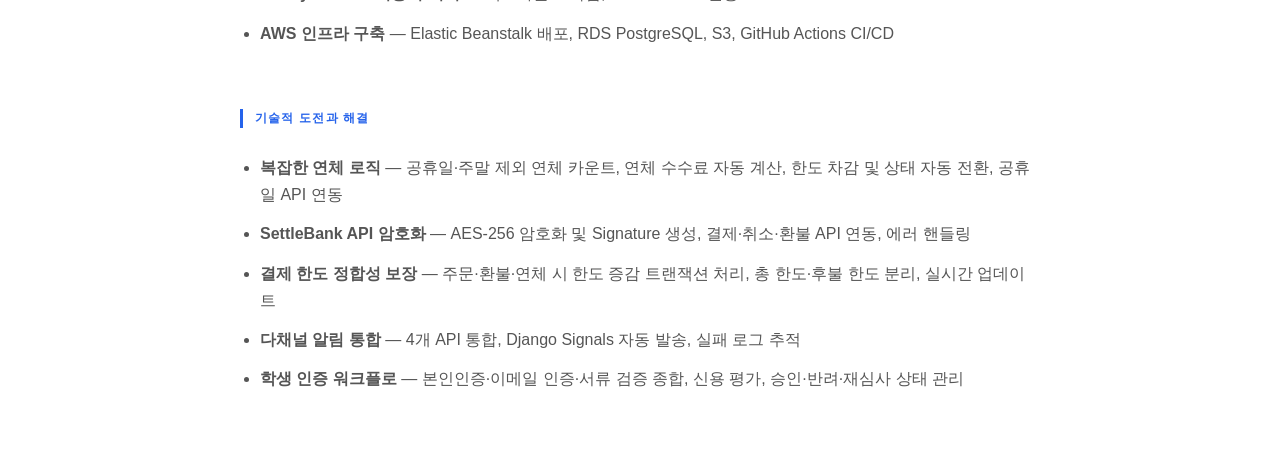
<file: projects/jellydeal.html>
<!DOCTYPE html>
<html lang="ko">
<head>
    <meta charset="UTF-8">
    <meta name="viewport" content="width=device-width, initial-scale=1.0">
    <title>jellydeal - 권창식</title>
    <link rel="stylesheet" href="../css/style.css">
</head>
<body>
    <nav class="navbar">
        <div class="nav-container">
            <a href="../index.html" class="nav-logo">권창식</a>
            <ul class="nav-menu">
                <li><a href="../index.html#about">About</a></li>
                <li><a href="../index.html#experience">Experience</a></li>
                <li><a href="../index.html#projects">Projects</a></li>
            </ul>
        </div>
    </nav>

    <section class="detail-hero">
        <div class="detail-hero-container">
            <a href="../index.html#projects" class="back-link">← 프로젝트 목록으로</a>

            <div class="detail-meta">
                <span class="detail-meta-item"><strong>기간</strong> 2021.07 ~ 2021.11</span>
                <span class="detail-meta-item"><strong>역할</strong> Backend Engineer (단독 개발)</span>
            </div>

            <h1 class="detail-title">jellydeal</h1>
            <p class="detail-subtitle">대학생 후불결제(BNPL) 플랫폼</p>

            <div class="detail-tags">
                <span class="detail-tag">Django · DRF</span>
                <span class="detail-tag">Python</span>
                <span class="detail-tag">PostgreSQL</span>
                <span class="detail-tag">Celery · Redis</span>
                <span class="detail-tag">JWT</span>
                <span class="detail-tag">Iamport (KYC)</span>
                <span class="detail-tag">SettleBank (PG)</span>
                <span class="detail-tag">Mailgun · CoolSMS</span>
                <span class="detail-tag">NCP 알림톡 · Firebase</span>
                <span class="detail-tag">Cron · AES</span>
                <span class="detail-tag">AWS (EB · RDS · S3)</span>
                <span class="detail-tag">GitHub Actions</span>
            </div>
        </div>
    </section>

    <section class="detail-content">
        <div class="detail-content-container">
            <div class="detail-section">
                <h3>서비스 소개</h3>
                <p>대학생을 대상으로 한 후불결제(BNPL, Buy Now Pay Later) 플랫폼입니다. 상품 구매 후 분할 납부하는 방식으로, 본인인증·대학생 인증·신용 심사·할부 결제·연체 관리·다채널 알림을 통합한 전사 운영 시스템입니다.</p>
            </div>

            <div class="detail-section">
                <h3>주요 기능</h3>
                <ul>
                    <li><strong>학생 인증 시스템</strong> — Iamport 본인인증(KYC), 대학 이메일 인증, 재학증명서 업로드, 인턴 내역·어학성적·자격증 관리</li>
                    <li><strong>심사 워크플로</strong> — 작성중·심사중·승인·재심사·반려 상태 관리, 반려사유 추적, 평균학점·월수입 기반 한도 산정</li>
                    <li><strong>BNPL 결제 모델</strong> — 총 한도·후불 한도 관리, 분할 횟수·기본수수료·기간수수료 계산, 남은 한도 실시간 업데이트</li>
                    <li><strong>SettleBank 분할결제</strong> — 할부 승인·취소·환불 API 연동, 결제 회차별 상태 관리 (대기·완료·실패·조기상환)</li>
                    <li><strong>연체 자동 관리</strong> — Cron으로 공휴일 제외 연체 횟수 카운트, 4일 초과 시 연체 수수료 자동 계산·한도 차감, 결제 상태 (연체중·한도없음·가능) 자동 전환</li>
                    <li><strong>다채널 알림</strong> — Mailgun 이메일, CoolSMS SMS, NCP 알림톡, Firebase 푸시, Django Signals로 자동 발송</li>
                    <li><strong>주문·배송·리뷰</strong> — 주문 상태 워크플로, 택배사 관리, 리뷰·별점·이미지</li>
                </ul>
            </div>

            <div class="detail-section">
                <h3>핵심 개발 내용</h3>
                <ul>
                    <li><strong>Iamport 본인인증 통합</strong> — 본인인증 API 연동, 중복 체크, 인증 정보 검증</li>
                    <li><strong>SettleBank 분할결제 연동</strong> — AES 암호화 및 Signature 생성, 승인·취소 API 연동, 결제 정보 관리</li>
                    <li><strong>연체 수수료 자동 계산</strong> — Cron 기반 매일 실행, 공휴일 체크, 연체 수수료 계산 및 한도 차감</li>
                    <li><strong>결제 예정일 알림 자동화</strong> — Cron 기반 결제일 3일 전·당일 이메일·SMS 자동 발송, 연체 알림</li>
                    <li><strong>다채널 알림 통합</strong> — Django Signals 기반 자동 발송, Mailgun·CoolSMS·NCP SENS·Firebase 연동</li>
                    <li><strong>결제 한도 실시간 관리</strong> — 주문·환불·연체 시 한도 증감, 총 한도·후불 한도 분리 관리</li>
                    <li><strong>환불 처리 자동화</strong> — Django Admin 환불 인터페이스, SettleBank 환불 API 연동, 수수료 차감</li>
                    <li><strong>Django Admin 커스터마이징</strong> — 계층 구조 관리, 자동완성 검색, 반려사유 관리</li>
                    <li><strong>Celery + Redis 비동기 처리</strong> — 백그라운드 작업, Redis Broker 연동</li>
                    <li><strong>AWS 인프라 구축</strong> — Elastic Beanstalk 배포, RDS PostgreSQL, S3, GitHub Actions CI/CD</li>
                </ul>
            </div>

            <div class="detail-section">
                <h3>기술적 도전과 해결</h3>
                <ul>
                    <li><strong>복잡한 연체 로직</strong> — 공휴일·주말 제외 연체 카운트, 연체 수수료 자동 계산, 한도 차감 및 상태 자동 전환, 공휴일 API 연동</li>
                    <li><strong>SettleBank API 암호화</strong> — AES-256 암호화 및 Signature 생성, 결제·취소·환불 API 연동, 에러 핸들링</li>
                    <li><strong>결제 한도 정합성 보장</strong> — 주문·환불·연체 시 한도 증감 트랜잭션 처리, 총 한도·후불 한도 분리, 실시간 업데이트</li>
                    <li><strong>다채널 알림 통합</strong> — 4개 API 통합, Django Signals 자동 발송, 실패 로그 추적</li>
                    <li><strong>학생 인증 워크플로</strong> — 본인인증·이메일 인증·서류 검증 종합, 신용 평가, 승인·반려·재심사 상태 관리</li>
                </ul>
            </div>
        </div>
    </section>


    <script src="../js/script.js"></script>
</body>
</html>
</file>
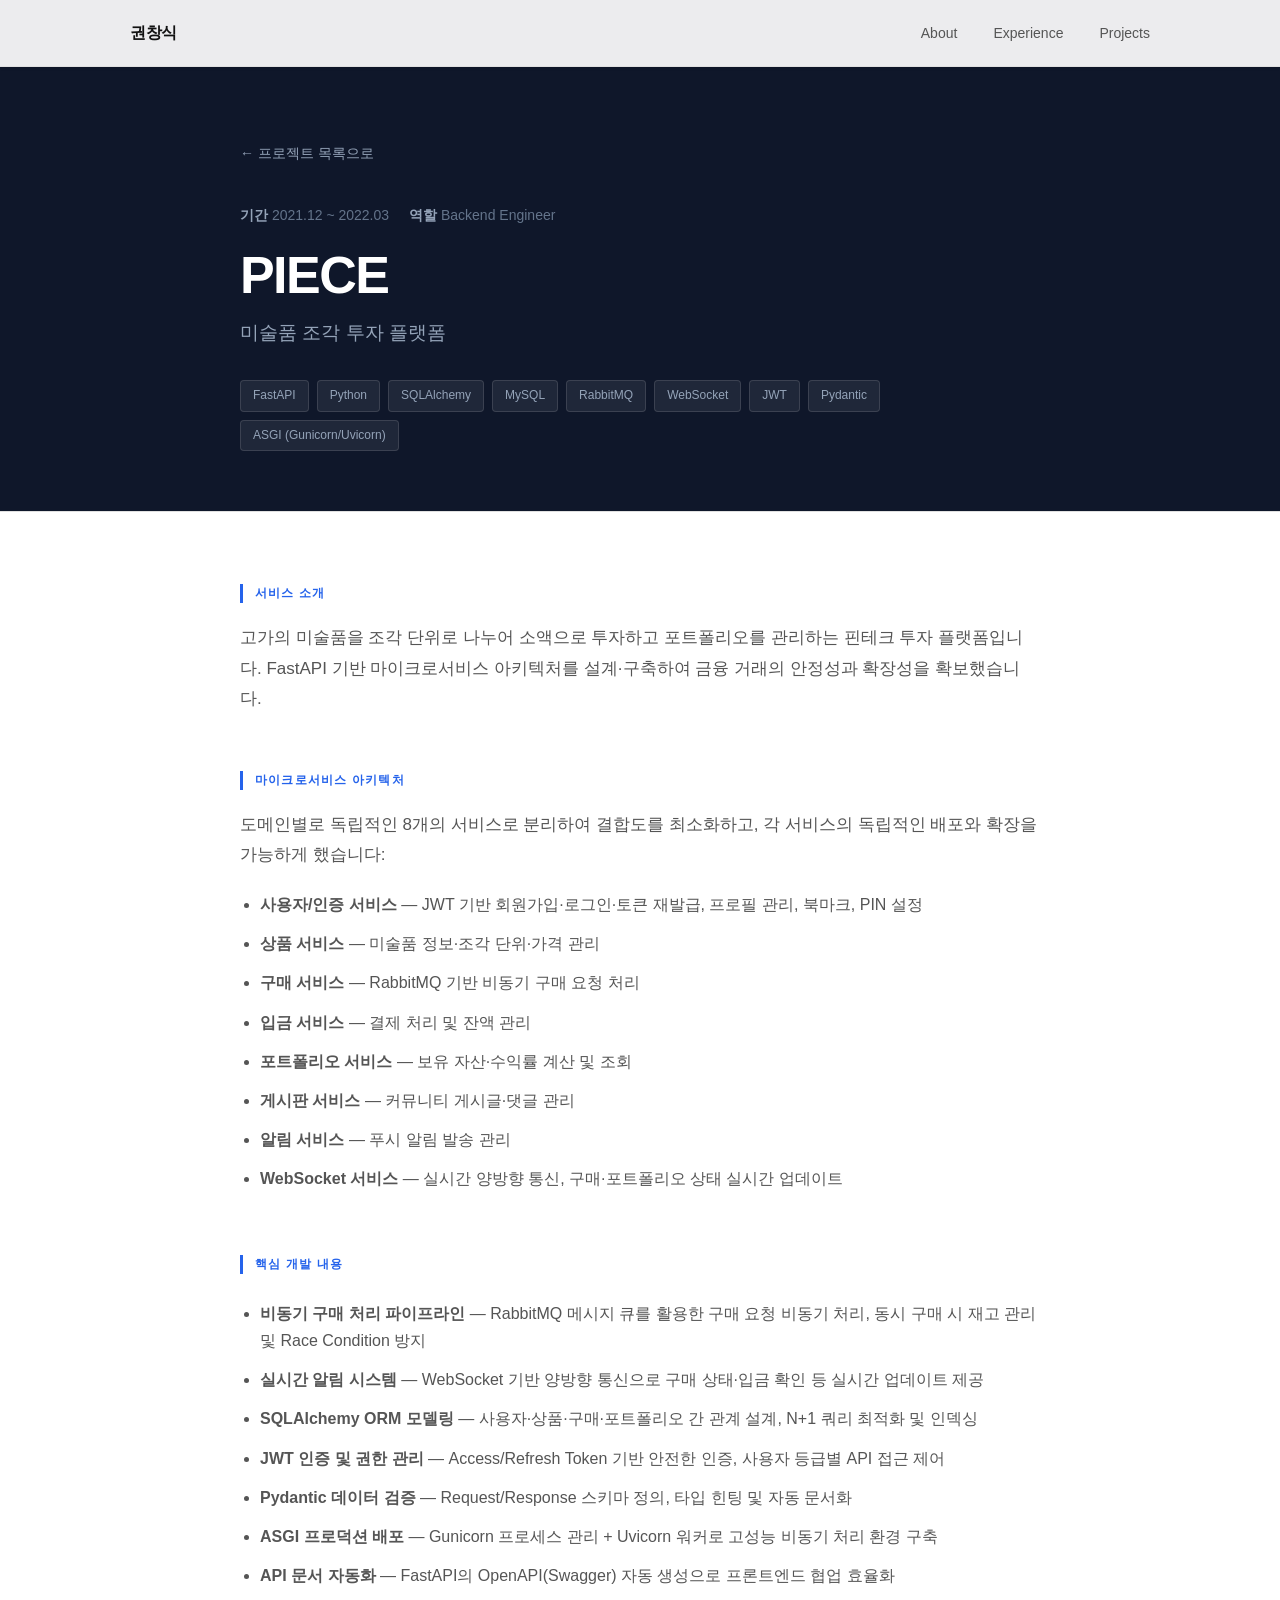
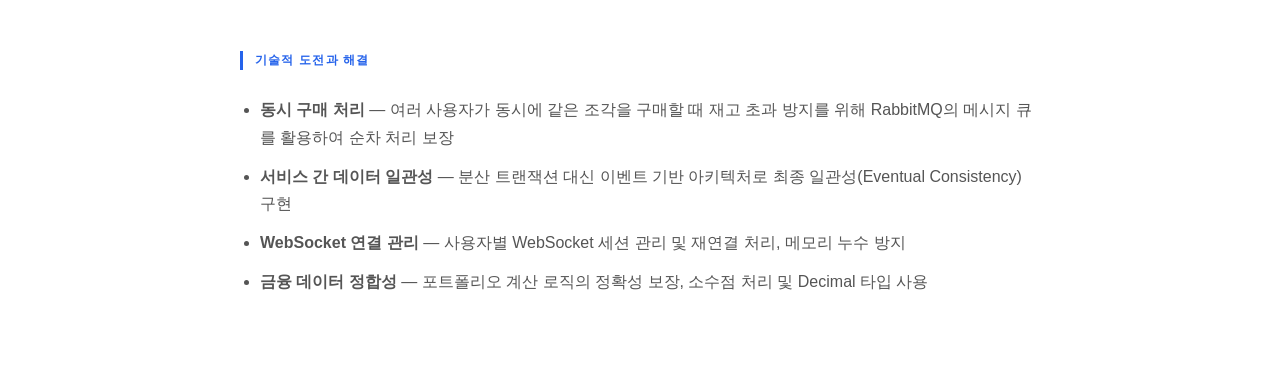
<file: projects/piece.html>
<!DOCTYPE html>
<html lang="ko">
<head>
    <meta charset="UTF-8">
    <meta name="viewport" content="width=device-width, initial-scale=1.0">
    <title>PIECE - 권창식</title>
    <link rel="stylesheet" href="../css/style.css">
</head>
<body>
    <nav class="navbar">
        <div class="nav-container">
            <a href="../index.html" class="nav-logo">권창식</a>
            <ul class="nav-menu">
                <li><a href="../index.html#about">About</a></li>
                <li><a href="../index.html#experience">Experience</a></li>
                <li><a href="../index.html#projects">Projects</a></li>
            </ul>
        </div>
    </nav>

    <section class="detail-hero">
        <div class="detail-hero-container">
            <a href="../index.html#projects" class="back-link">← 프로젝트 목록으로</a>

            <div class="detail-meta">
                <span class="detail-meta-item"><strong>기간</strong> 2021.12 ~ 2022.03</span>
                <span class="detail-meta-item"><strong>역할</strong> Backend Engineer</span>
            </div>

            <h1 class="detail-title">PIECE</h1>
            <p class="detail-subtitle">미술품 조각 투자 플랫폼</p>

            <div class="detail-tags">
                <span class="detail-tag">FastAPI</span>
                <span class="detail-tag">Python</span>
                <span class="detail-tag">SQLAlchemy</span>
                <span class="detail-tag">MySQL</span>
                <span class="detail-tag">RabbitMQ</span>
                <span class="detail-tag">WebSocket</span>
                <span class="detail-tag">JWT</span>
                <span class="detail-tag">Pydantic</span>
                <span class="detail-tag">ASGI (Gunicorn/Uvicorn)</span>
            </div>
        </div>
    </section>

    <section class="detail-content">
        <div class="detail-content-container">
            <div class="detail-section">
                <h3>서비스 소개</h3>
                <p>고가의 미술품을 조각 단위로 나누어 소액으로 투자하고 포트폴리오를 관리하는 핀테크 투자 플랫폼입니다. FastAPI 기반 마이크로서비스 아키텍처를 설계·구축하여 금융 거래의 안정성과 확장성을 확보했습니다.</p>
            </div>

            <div class="detail-section">
                <h3>마이크로서비스 아키텍처</h3>
                <p>도메인별로 독립적인 8개의 서비스로 분리하여 결합도를 최소화하고, 각 서비스의 독립적인 배포와 확장을 가능하게 했습니다:</p>
                <ul>
                    <li><strong>사용자/인증 서비스</strong> — JWT 기반 회원가입·로그인·토큰 재발급, 프로필 관리, 북마크, PIN 설정</li>
                    <li><strong>상품 서비스</strong> — 미술품 정보·조각 단위·가격 관리</li>
                    <li><strong>구매 서비스</strong> — RabbitMQ 기반 비동기 구매 요청 처리</li>
                    <li><strong>입금 서비스</strong> — 결제 처리 및 잔액 관리</li>
                    <li><strong>포트폴리오 서비스</strong> — 보유 자산·수익률 계산 및 조회</li>
                    <li><strong>게시판 서비스</strong> — 커뮤니티 게시글·댓글 관리</li>
                    <li><strong>알림 서비스</strong> — 푸시 알림 발송 관리</li>
                    <li><strong>WebSocket 서비스</strong> — 실시간 양방향 통신, 구매·포트폴리오 상태 실시간 업데이트</li>
                </ul>
            </div>

            <div class="detail-section">
                <h3>핵심 개발 내용</h3>
                <ul>
                    <li><strong>비동기 구매 처리 파이프라인</strong> — RabbitMQ 메시지 큐를 활용한 구매 요청 비동기 처리, 동시 구매 시 재고 관리 및 Race Condition 방지</li>
                    <li><strong>실시간 알림 시스템</strong> — WebSocket 기반 양방향 통신으로 구매 상태·입금 확인 등 실시간 업데이트 제공</li>
                    <li><strong>SQLAlchemy ORM 모델링</strong> — 사용자·상품·구매·포트폴리오 간 관계 설계, N+1 쿼리 최적화 및 인덱싱</li>
                    <li><strong>JWT 인증 및 권한 관리</strong> — Access/Refresh Token 기반 안전한 인증, 사용자 등급별 API 접근 제어</li>
                    <li><strong>Pydantic 데이터 검증</strong> — Request/Response 스키마 정의, 타입 힌팅 및 자동 문서화</li>
                    <li><strong>ASGI 프로덕션 배포</strong> — Gunicorn 프로세스 관리 + Uvicorn 워커로 고성능 비동기 처리 환경 구축</li>
                    <li><strong>API 문서 자동화</strong> — FastAPI의 OpenAPI(Swagger) 자동 생성으로 프론트엔드 협업 효율화</li>
                </ul>
            </div>

            <div class="detail-section">
                <h3>기술적 도전과 해결</h3>
                <ul>
                    <li><strong>동시 구매 처리</strong> — 여러 사용자가 동시에 같은 조각을 구매할 때 재고 초과 방지를 위해 RabbitMQ의 메시지 큐를 활용하여 순차 처리 보장</li>
                    <li><strong>서비스 간 데이터 일관성</strong> — 분산 트랜잭션 대신 이벤트 기반 아키텍처로 최종 일관성(Eventual Consistency) 구현</li>
                    <li><strong>WebSocket 연결 관리</strong> — 사용자별 WebSocket 세션 관리 및 재연결 처리, 메모리 누수 방지</li>
                    <li><strong>금융 데이터 정합성</strong> — 포트폴리오 계산 로직의 정확성 보장, 소수점 처리 및 Decimal 타입 사용</li>
                </ul>
            </div>
        </div>
    </section>


    <script src="../js/script.js"></script>
</body>
</html>
</file>
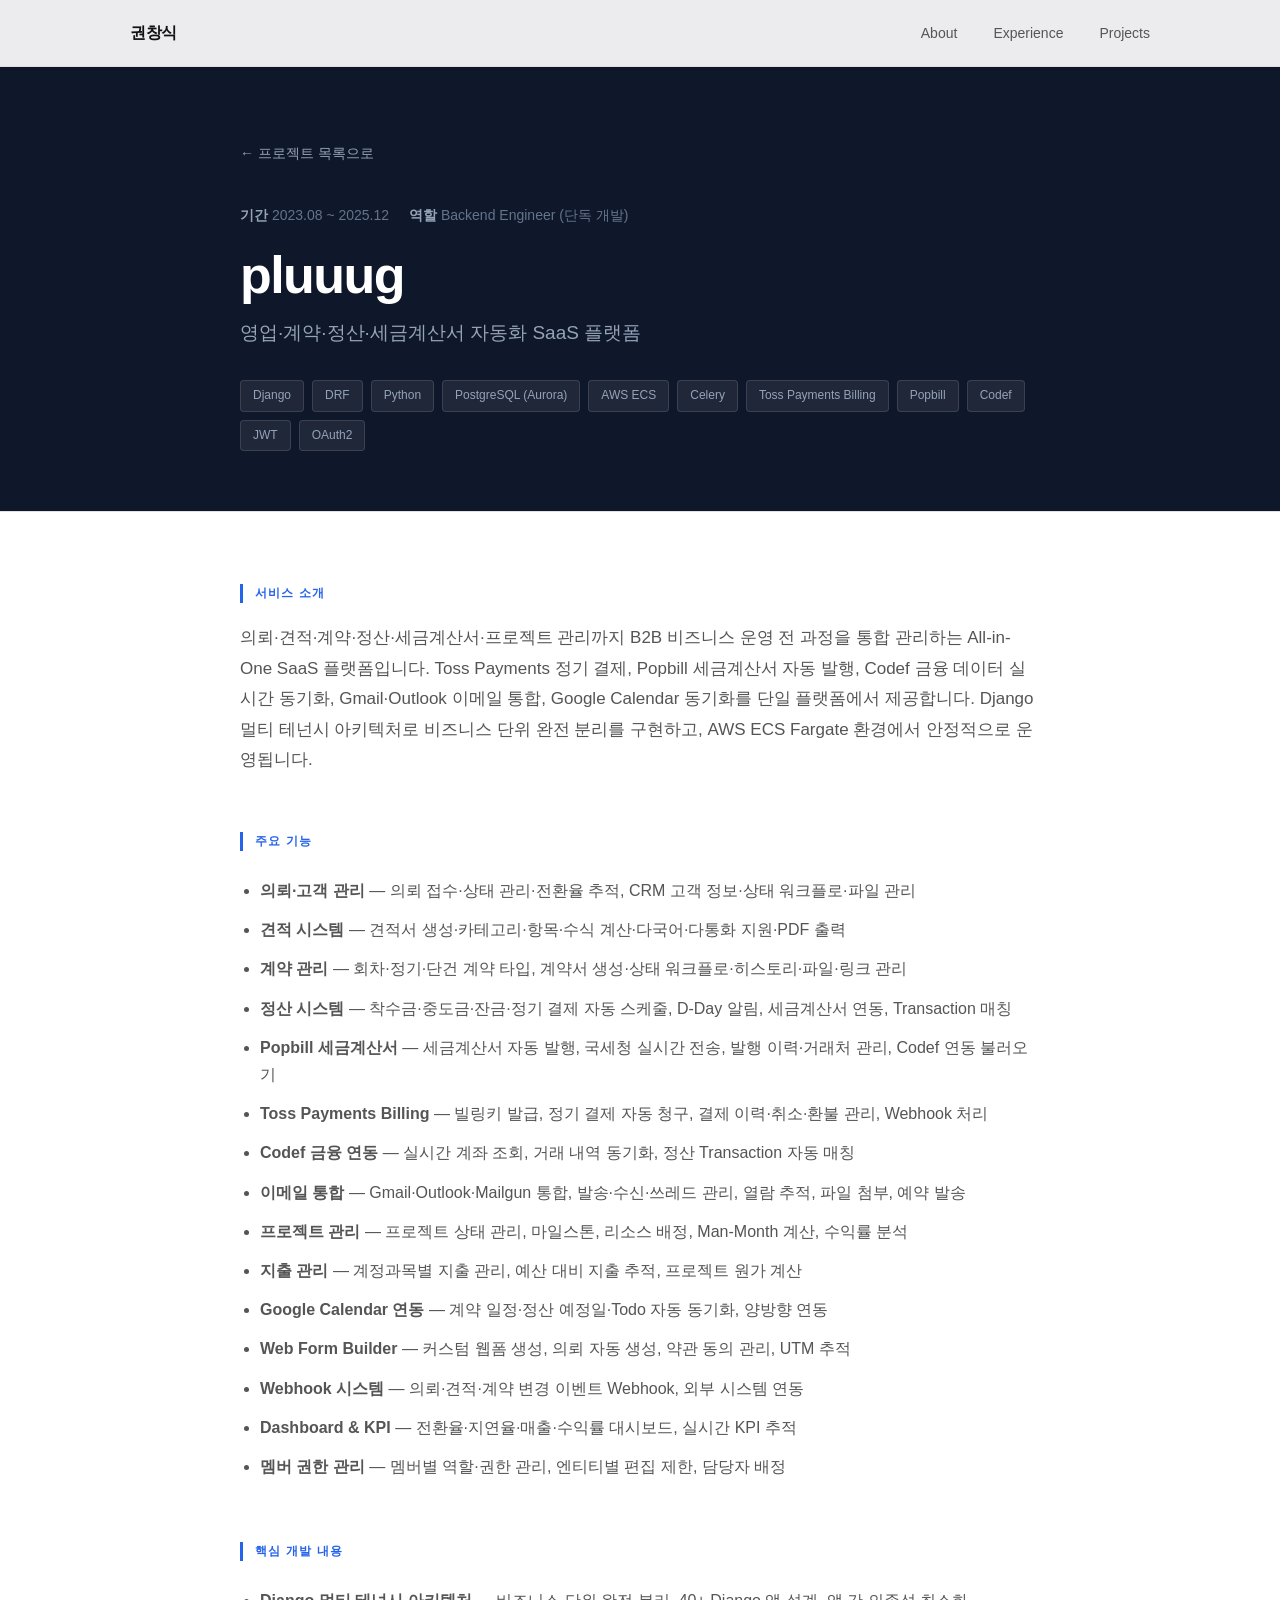
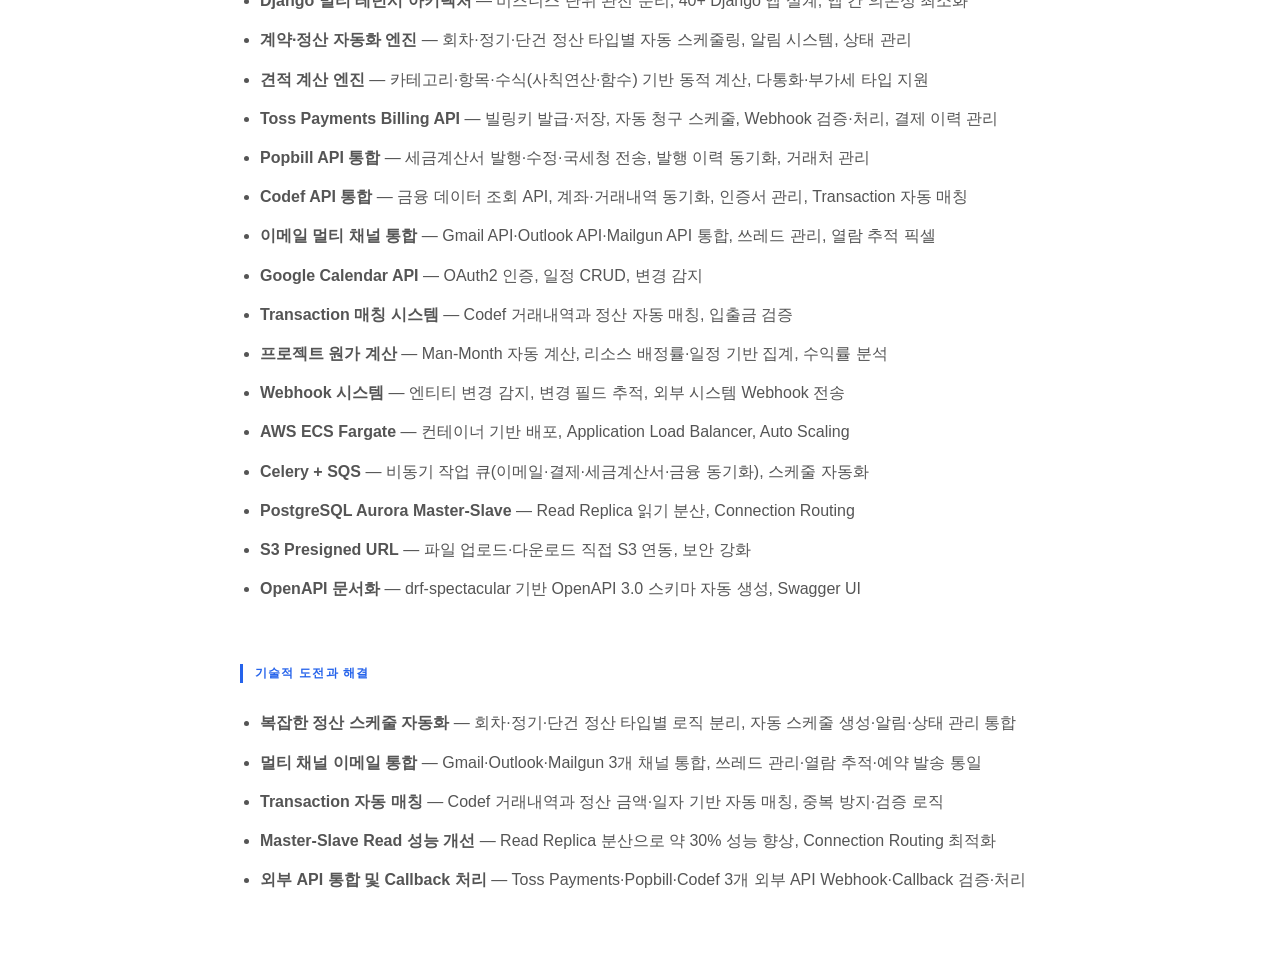
<file: projects/pluuug.html>
<!DOCTYPE html>
<html lang="ko">
<head>
    <meta charset="UTF-8">
    <meta name="viewport" content="width=device-width, initial-scale=1.0">
    <title>pluuug - 권창식</title>
    <link rel="stylesheet" href="../css/style.css">
</head>
<body>
    <nav class="navbar">
        <div class="nav-container">
            <a href="../index.html" class="nav-logo">권창식</a>
            <ul class="nav-menu">
                <li><a href="../index.html#about">About</a></li>
                <li><a href="../index.html#experience">Experience</a></li>
                <li><a href="../index.html#projects">Projects</a></li>
            </ul>
        </div>
    </nav>

    <section class="detail-hero">
        <div class="detail-hero-container">
            <a href="../index.html#projects" class="back-link">← 프로젝트 목록으로</a>

            <div class="detail-meta">
                <span class="detail-meta-item"><strong>기간</strong> 2023.08 ~ 2025.12</span>
                <span class="detail-meta-item"><strong>역할</strong> Backend Engineer (단독 개발)</span>
            </div>

            <h1 class="detail-title">pluuug</h1>
            <p class="detail-subtitle">영업·계약·정산·세금계산서 자동화 SaaS 플랫폼</p>

            <div class="detail-tags">
                <span class="detail-tag">Django</span>
                <span class="detail-tag">DRF</span>
                <span class="detail-tag">Python</span>
                <span class="detail-tag">PostgreSQL (Aurora)</span>
                <span class="detail-tag">AWS ECS</span>
                <span class="detail-tag">Celery</span>
                <span class="detail-tag">Toss Payments Billing</span>
                <span class="detail-tag">Popbill</span>
                <span class="detail-tag">Codef</span>
                <span class="detail-tag">JWT</span>
                <span class="detail-tag">OAuth2</span>
            </div>
        </div>
    </section>

    <section class="detail-content">
        <div class="detail-content-container">
            <div class="detail-section">
                <h3>서비스 소개</h3>
                <p>의뢰·견적·계약·정산·세금계산서·프로젝트 관리까지 B2B 비즈니스 운영 전 과정을 통합 관리하는 All-in-One SaaS 플랫폼입니다. Toss Payments 정기 결제, Popbill 세금계산서 자동 발행, Codef 금융 데이터 실시간 동기화, Gmail·Outlook 이메일 통합, Google Calendar 동기화를 단일 플랫폼에서 제공합니다. Django 멀티 테넌시 아키텍처로 비즈니스 단위 완전 분리를 구현하고, AWS ECS Fargate 환경에서 안정적으로 운영됩니다.</p>
            </div>

            <div class="detail-section">
                <h3>주요 기능</h3>
                <ul>
                    <li><strong>의뢰·고객 관리</strong> — 의뢰 접수·상태 관리·전환율 추적, CRM 고객 정보·상태 워크플로·파일 관리</li>
                    <li><strong>견적 시스템</strong> — 견적서 생성·카테고리·항목·수식 계산·다국어·다통화 지원·PDF 출력</li>
                    <li><strong>계약 관리</strong> — 회차·정기·단건 계약 타입, 계약서 생성·상태 워크플로·히스토리·파일·링크 관리</li>
                    <li><strong>정산 시스템</strong> — 착수금·중도금·잔금·정기 결제 자동 스케줄, D-Day 알림, 세금계산서 연동, Transaction 매칭</li>
                    <li><strong>Popbill 세금계산서</strong> — 세금계산서 자동 발행, 국세청 실시간 전송, 발행 이력·거래처 관리, Codef 연동 불러오기</li>
                    <li><strong>Toss Payments Billing</strong> — 빌링키 발급, 정기 결제 자동 청구, 결제 이력·취소·환불 관리, Webhook 처리</li>
                    <li><strong>Codef 금융 연동</strong> — 실시간 계좌 조회, 거래 내역 동기화, 정산 Transaction 자동 매칭</li>
                    <li><strong>이메일 통합</strong> — Gmail·Outlook·Mailgun 통합, 발송·수신·쓰레드 관리, 열람 추적, 파일 첨부, 예약 발송</li>
                    <li><strong>프로젝트 관리</strong> — 프로젝트 상태 관리, 마일스톤, 리소스 배정, Man-Month 계산, 수익률 분석</li>
                    <li><strong>지출 관리</strong> — 계정과목별 지출 관리, 예산 대비 지출 추적, 프로젝트 원가 계산</li>
                    <li><strong>Google Calendar 연동</strong> — 계약 일정·정산 예정일·Todo 자동 동기화, 양방향 연동</li>
                    <li><strong>Web Form Builder</strong> — 커스텀 웹폼 생성, 의뢰 자동 생성, 약관 동의 관리, UTM 추적</li>
                    <li><strong>Webhook 시스템</strong> — 의뢰·견적·계약 변경 이벤트 Webhook, 외부 시스템 연동</li>
                    <li><strong>Dashboard & KPI</strong> — 전환율·지연율·매출·수익률 대시보드, 실시간 KPI 추적</li>
                    <li><strong>멤버 권한 관리</strong> — 멤버별 역할·권한 관리, 엔티티별 편집 제한, 담당자 배정</li>
                </ul>
            </div>

            <div class="detail-section">
                <h3>핵심 개발 내용</h3>
                <ul>
                    <li><strong>Django 멀티 테넌시 아키텍처</strong> — 비즈니스 단위 완전 분리, 40+ Django 앱 설계, 앱 간 의존성 최소화</li>
                    <li><strong>계약·정산 자동화 엔진</strong> — 회차·정기·단건 정산 타입별 자동 스케줄링, 알림 시스템, 상태 관리</li>
                    <li><strong>견적 계산 엔진</strong> — 카테고리·항목·수식(사칙연산·함수) 기반 동적 계산, 다통화·부가세 타입 지원</li>
                    <li><strong>Toss Payments Billing API</strong> — 빌링키 발급·저장, 자동 청구 스케줄, Webhook 검증·처리, 결제 이력 관리</li>
                    <li><strong>Popbill API 통합</strong> — 세금계산서 발행·수정·국세청 전송, 발행 이력 동기화, 거래처 관리</li>
                    <li><strong>Codef API 통합</strong> — 금융 데이터 조회 API, 계좌·거래내역 동기화, 인증서 관리, Transaction 자동 매칭</li>
                    <li><strong>이메일 멀티 채널 통합</strong> — Gmail API·Outlook API·Mailgun API 통합, 쓰레드 관리, 열람 추적 픽셀</li>
                    <li><strong>Google Calendar API</strong> — OAuth2 인증, 일정 CRUD, 변경 감지</li>
                    <li><strong>Transaction 매칭 시스템</strong> — Codef 거래내역과 정산 자동 매칭, 입출금 검증</li>
                    <li><strong>프로젝트 원가 계산</strong> — Man-Month 자동 계산, 리소스 배정률·일정 기반 집계, 수익률 분석</li>
                    <li><strong>Webhook 시스템</strong> — 엔티티 변경 감지, 변경 필드 추적, 외부 시스템 Webhook 전송</li>
                    <li><strong>AWS ECS Fargate</strong> — 컨테이너 기반 배포, Application Load Balancer, Auto Scaling</li>
                    <li><strong>Celery + SQS</strong> — 비동기 작업 큐(이메일·결제·세금계산서·금융 동기화), 스케줄 자동화</li>
                    <li><strong>PostgreSQL Aurora Master-Slave</strong> — Read Replica 읽기 분산, Connection Routing</li>
                    <li><strong>S3 Presigned URL</strong> — 파일 업로드·다운로드 직접 S3 연동, 보안 강화</li>
                    <li><strong>OpenAPI 문서화</strong> — drf-spectacular 기반 OpenAPI 3.0 스키마 자동 생성, Swagger UI</li>
                </ul>
            </div>

            <div class="detail-section">
                <h3>기술적 도전과 해결</h3>
                <ul>
                    <li><strong>복잡한 정산 스케줄 자동화</strong> — 회차·정기·단건 정산 타입별 로직 분리, 자동 스케줄 생성·알림·상태 관리 통합</li>
                    <li><strong>멀티 채널 이메일 통합</strong> — Gmail·Outlook·Mailgun 3개 채널 통합, 쓰레드 관리·열람 추적·예약 발송 통일</li>
                    <li><strong>Transaction 자동 매칭</strong> — Codef 거래내역과 정산 금액·일자 기반 자동 매칭, 중복 방지·검증 로직</li>
                    <li><strong>Master-Slave Read 성능 개선</strong> — Read Replica 분산으로 약 30% 성능 향상, Connection Routing 최적화</li>
                    <li><strong>외부 API 통합 및 Callback 처리</strong> — Toss Payments·Popbill·Codef 3개 외부 API Webhook·Callback 검증·처리</li>
                </ul>
            </div>
        </div>
    </section>


    <script src="../js/script.js"></script>
</body>
</html>
</file>
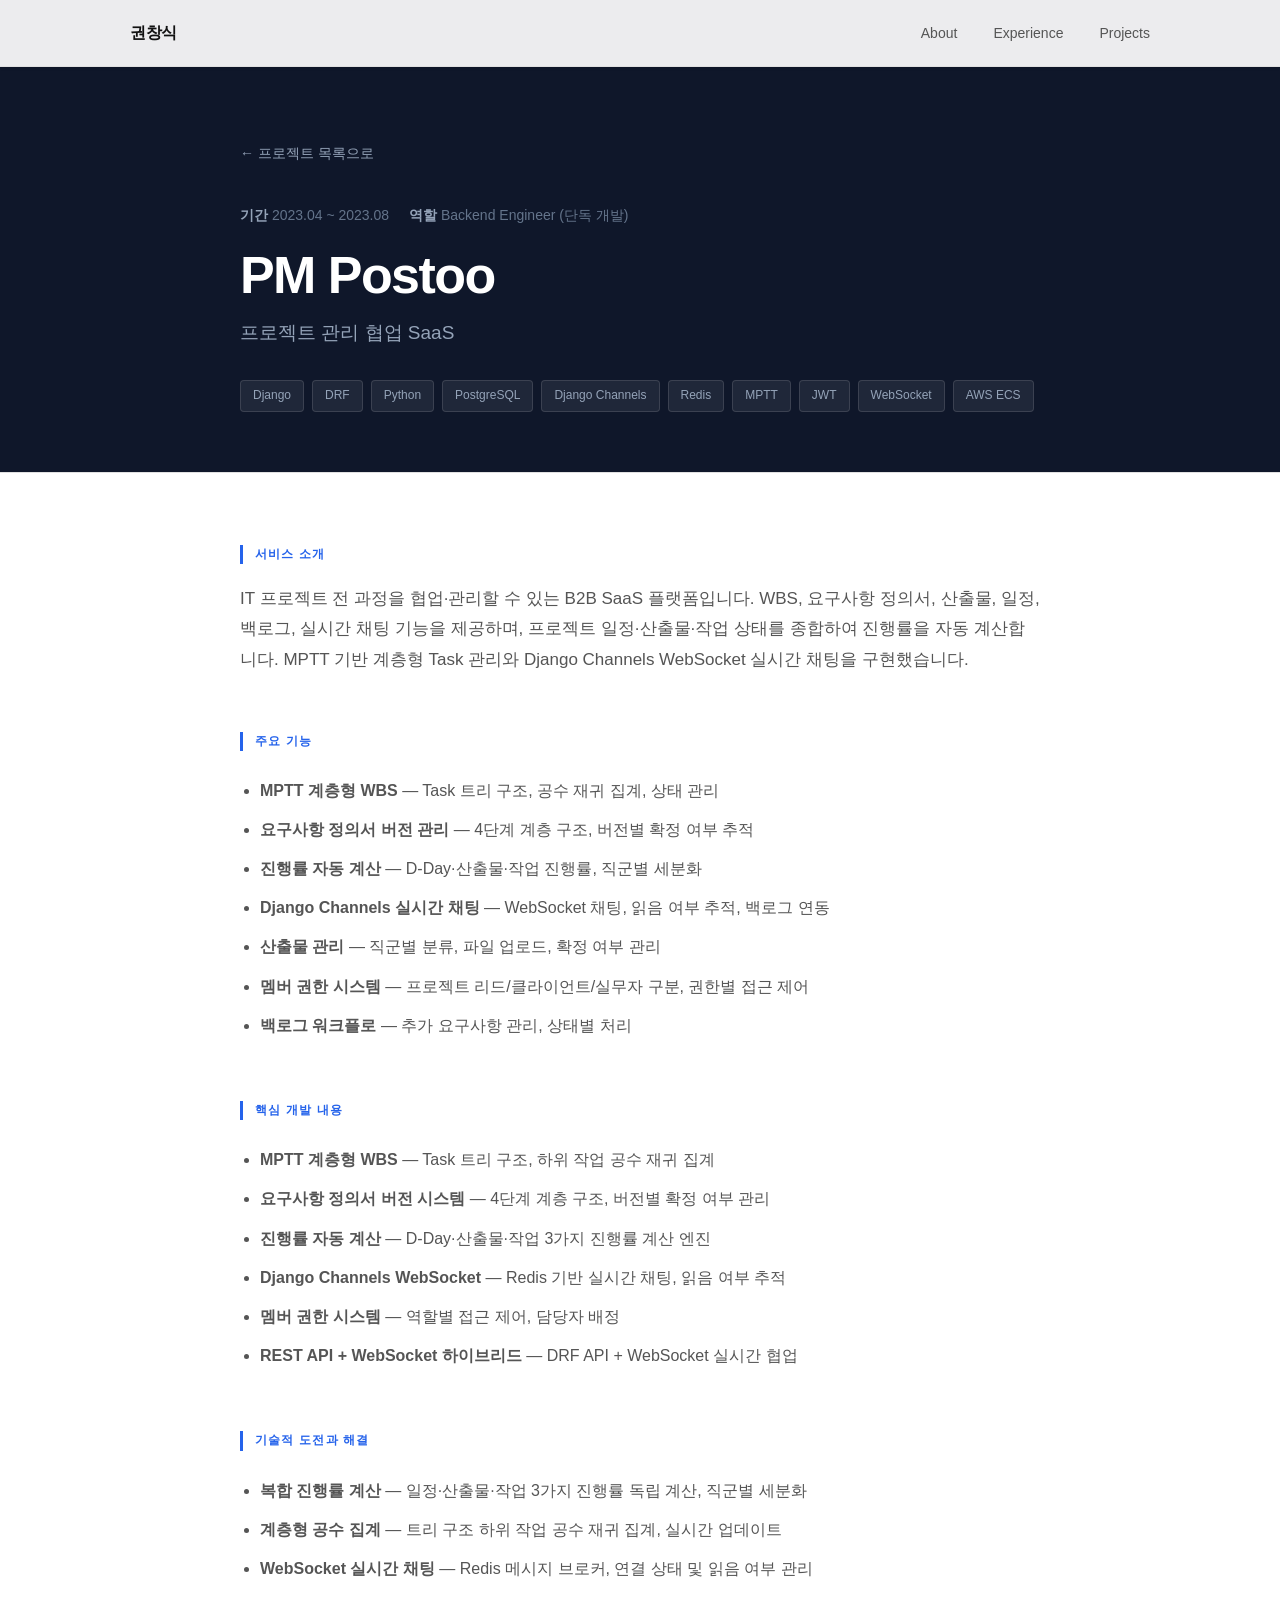
<file: projects/pm-postoo.html>
<!DOCTYPE html>
<html lang="ko">
<head>
    <meta charset="UTF-8">
    <meta name="viewport" content="width=device-width, initial-scale=1.0">
    <title>PM Postoo - 권창식</title>
    <link rel="stylesheet" href="../css/style.css">
</head>
<body>
    <nav class="navbar">
        <div class="nav-container">
            <a href="../index.html" class="nav-logo">권창식</a>
            <ul class="nav-menu">
                <li><a href="../index.html#about">About</a></li>
                <li><a href="../index.html#experience">Experience</a></li>
                <li><a href="../index.html#projects">Projects</a></li>
            </ul>
        </div>
    </nav>

    <section class="detail-hero">
        <div class="detail-hero-container">
            <a href="../index.html#projects" class="back-link">← 프로젝트 목록으로</a>

            <div class="detail-meta">
                <span class="detail-meta-item"><strong>기간</strong> 2023.04 ~ 2023.08</span>
                <span class="detail-meta-item"><strong>역할</strong> Backend Engineer (단독 개발)</span>
            </div>

            <h1 class="detail-title">PM Postoo</h1>
            <p class="detail-subtitle">프로젝트 관리 협업 SaaS</p>

            <div class="detail-tags">
                <span class="detail-tag">Django</span>
                <span class="detail-tag">DRF</span>
                <span class="detail-tag">Python</span>
                <span class="detail-tag">PostgreSQL</span>
                <span class="detail-tag">Django Channels</span>
                <span class="detail-tag">Redis</span>
                <span class="detail-tag">MPTT</span>
                <span class="detail-tag">JWT</span>
                <span class="detail-tag">WebSocket</span>
                <span class="detail-tag">AWS ECS</span>
            </div>
        </div>
    </section>

    <section class="detail-content">
        <div class="detail-content-container">
            <div class="detail-section">
                <h3>서비스 소개</h3>
                <p>IT 프로젝트 전 과정을 협업·관리할 수 있는 B2B SaaS 플랫폼입니다. WBS, 요구사항 정의서, 산출물, 일정, 백로그, 실시간 채팅 기능을 제공하며, 프로젝트 일정·산출물·작업 상태를 종합하여 진행률을 자동 계산합니다. MPTT 기반 계층형 Task 관리와 Django Channels WebSocket 실시간 채팅을 구현했습니다.</p>
            </div>

            <div class="detail-section">
                <h3>주요 기능</h3>
                <ul>
                    <li><strong>MPTT 계층형 WBS</strong> — Task 트리 구조, 공수 재귀 집계, 상태 관리</li>
                    <li><strong>요구사항 정의서 버전 관리</strong> — 4단계 계층 구조, 버전별 확정 여부 추적</li>
                    <li><strong>진행률 자동 계산</strong> — D-Day·산출물·작업 진행률, 직군별 세분화</li>
                    <li><strong>Django Channels 실시간 채팅</strong> — WebSocket 채팅, 읽음 여부 추적, 백로그 연동</li>
                    <li><strong>산출물 관리</strong> — 직군별 분류, 파일 업로드, 확정 여부 관리</li>
                    <li><strong>멤버 권한 시스템</strong> — 프로젝트 리드/클라이언트/실무자 구분, 권한별 접근 제어</li>
                    <li><strong>백로그 워크플로</strong> — 추가 요구사항 관리, 상태별 처리</li>
                </ul>
            </div>

            <div class="detail-section">
                <h3>핵심 개발 내용</h3>
                <ul>
                    <li><strong>MPTT 계층형 WBS</strong> — Task 트리 구조, 하위 작업 공수 재귀 집계</li>
                    <li><strong>요구사항 정의서 버전 시스템</strong> — 4단계 계층 구조, 버전별 확정 여부 관리</li>
                    <li><strong>진행률 자동 계산</strong> — D-Day·산출물·작업 3가지 진행률 계산 엔진</li>
                    <li><strong>Django Channels WebSocket</strong> — Redis 기반 실시간 채팅, 읽음 여부 추적</li>
                    <li><strong>멤버 권한 시스템</strong> — 역할별 접근 제어, 담당자 배정</li>
                    <li><strong>REST API + WebSocket 하이브리드</strong> — DRF API + WebSocket 실시간 협업</li>
                </ul>
            </div>

            <div class="detail-section">
                <h3>기술적 도전과 해결</h3>
                <ul>
                    <li><strong>복합 진행률 계산</strong> — 일정·산출물·작업 3가지 진행률 독립 계산, 직군별 세분화</li>
                    <li><strong>계층형 공수 집계</strong> — 트리 구조 하위 작업 공수 재귀 집계, 실시간 업데이트</li>
                    <li><strong>WebSocket 실시간 채팅</strong> — Redis 메시지 브로커, 연결 상태 및 읽음 여부 관리</li>
                </ul>
            </div>
        </div>
    </section>


    <script src="../js/script.js"></script>
</body>
</html>
</file>
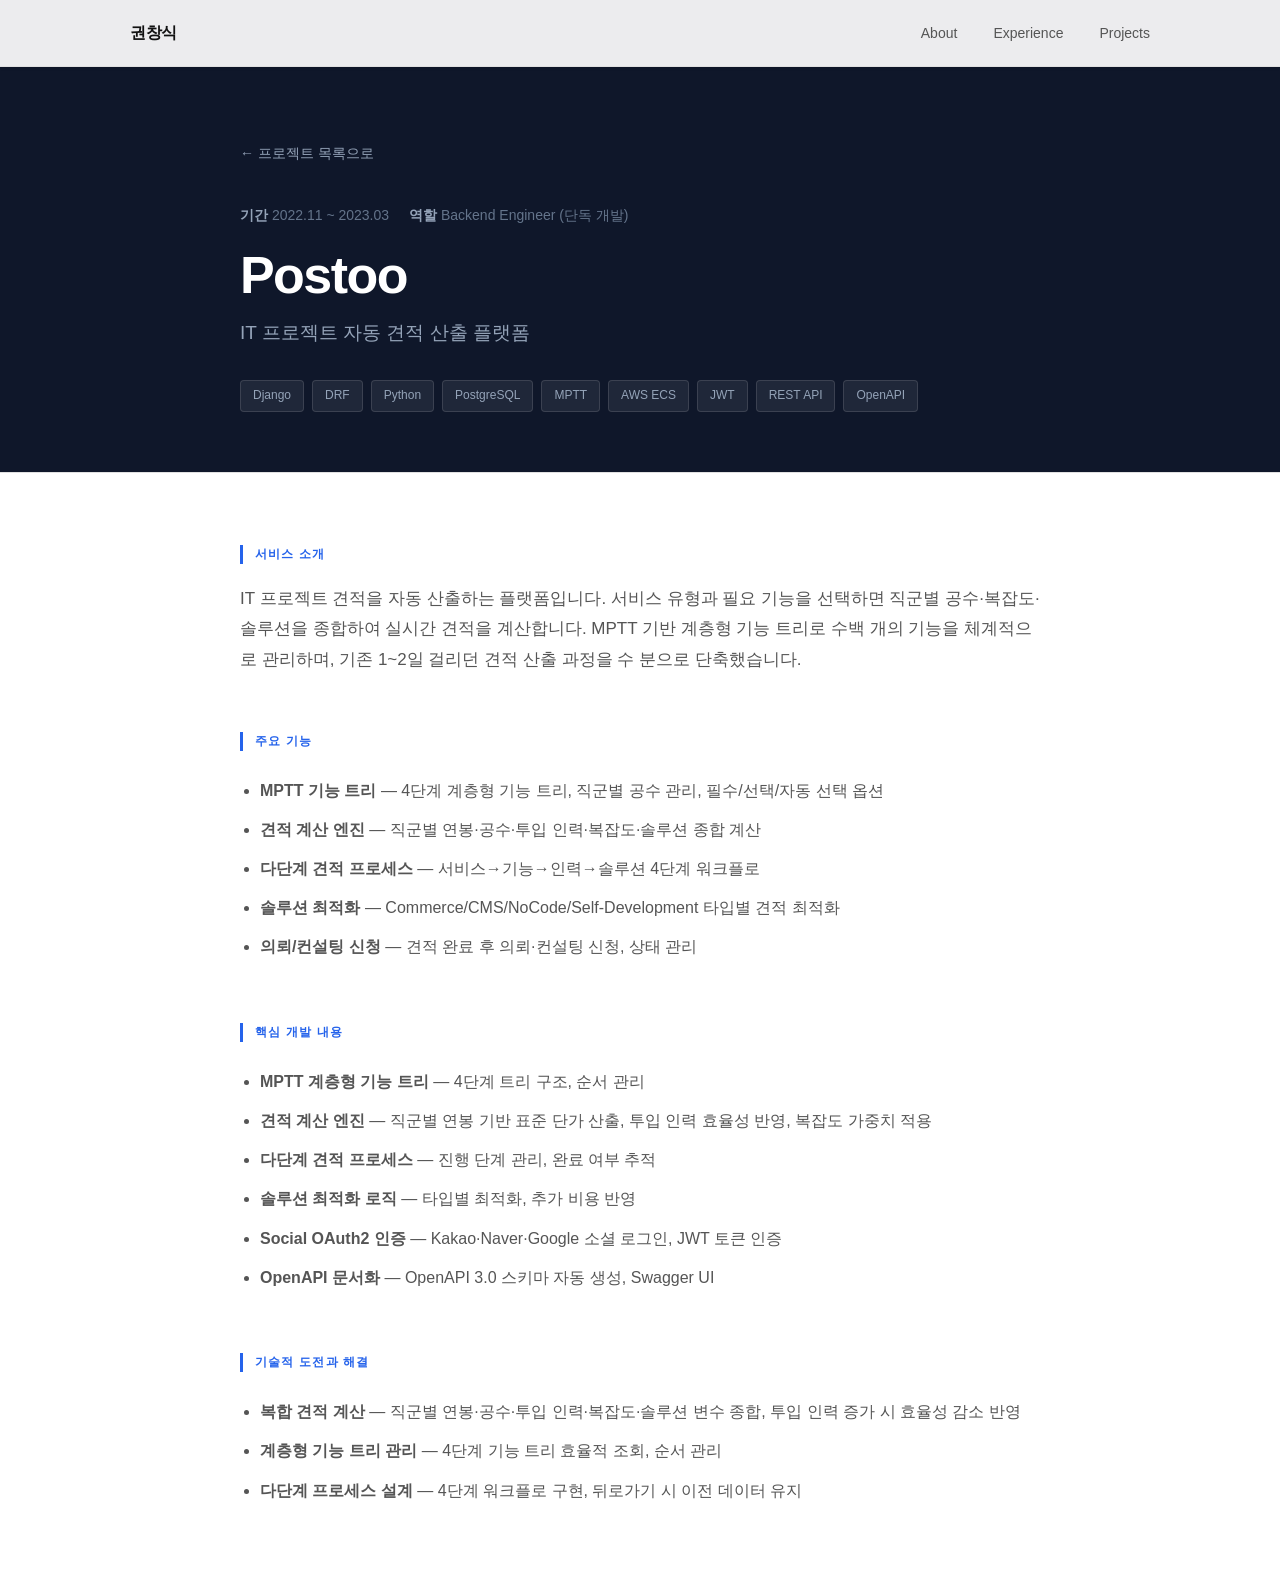
<file: projects/postoo.html>
<!DOCTYPE html>
<html lang="ko">
<head>
    <meta charset="UTF-8">
    <meta name="viewport" content="width=device-width, initial-scale=1.0">
    <title>Postoo - 권창식</title>
    <link rel="stylesheet" href="../css/style.css">
</head>
<body>
    <nav class="navbar">
        <div class="nav-container">
            <a href="../index.html" class="nav-logo">권창식</a>
            <ul class="nav-menu">
                <li><a href="../index.html#about">About</a></li>
                <li><a href="../index.html#experience">Experience</a></li>
                <li><a href="../index.html#projects">Projects</a></li>
            </ul>
        </div>
    </nav>

    <section class="detail-hero">
        <div class="detail-hero-container">
            <a href="../index.html#projects" class="back-link">← 프로젝트 목록으로</a>

            <div class="detail-meta">
                <span class="detail-meta-item"><strong>기간</strong> 2022.11 ~ 2023.03</span>
                <span class="detail-meta-item"><strong>역할</strong> Backend Engineer (단독 개발)</span>
            </div>

            <h1 class="detail-title">Postoo</h1>
            <p class="detail-subtitle">IT 프로젝트 자동 견적 산출 플랫폼</p>

            <div class="detail-tags">
                <span class="detail-tag">Django</span>
                <span class="detail-tag">DRF</span>
                <span class="detail-tag">Python</span>
                <span class="detail-tag">PostgreSQL</span>
                <span class="detail-tag">MPTT</span>
                <span class="detail-tag">AWS ECS</span>
                <span class="detail-tag">JWT</span>
                <span class="detail-tag">REST API</span>
                <span class="detail-tag">OpenAPI</span>
            </div>
        </div>
    </section>

    <section class="detail-content">
        <div class="detail-content-container">
            <div class="detail-section">
                <h3>서비스 소개</h3>
                <p>IT 프로젝트 견적을 자동 산출하는 플랫폼입니다. 서비스 유형과 필요 기능을 선택하면 직군별 공수·복잡도·솔루션을 종합하여 실시간 견적을 계산합니다. MPTT 기반 계층형 기능 트리로 수백 개의 기능을 체계적으로 관리하며, 기존 1~2일 걸리던 견적 산출 과정을 수 분으로 단축했습니다.</p>
            </div>

            <div class="detail-section">
                <h3>주요 기능</h3>
                <ul>
                    <li><strong>MPTT 기능 트리</strong> — 4단계 계층형 기능 트리, 직군별 공수 관리, 필수/선택/자동 선택 옵션</li>
                    <li><strong>견적 계산 엔진</strong> — 직군별 연봉·공수·투입 인력·복잡도·솔루션 종합 계산</li>
                    <li><strong>다단계 견적 프로세스</strong> — 서비스→기능→인력→솔루션 4단계 워크플로</li>
                    <li><strong>솔루션 최적화</strong> — Commerce/CMS/NoCode/Self-Development 타입별 견적 최적화</li>
                    <li><strong>의뢰/컨설팅 신청</strong> — 견적 완료 후 의뢰·컨설팅 신청, 상태 관리</li>
                </ul>
            </div>

            <div class="detail-section">
                <h3>핵심 개발 내용</h3>
                <ul>
                    <li><strong>MPTT 계층형 기능 트리</strong> — 4단계 트리 구조, 순서 관리</li>
                    <li><strong>견적 계산 엔진</strong> — 직군별 연봉 기반 표준 단가 산출, 투입 인력 효율성 반영, 복잡도 가중치 적용</li>
                    <li><strong>다단계 견적 프로세스</strong> — 진행 단계 관리, 완료 여부 추적</li>
                    <li><strong>솔루션 최적화 로직</strong> — 타입별 최적화, 추가 비용 반영</li>
                    <li><strong>Social OAuth2 인증</strong> — Kakao·Naver·Google 소셜 로그인, JWT 토큰 인증</li>
                    <li><strong>OpenAPI 문서화</strong> — OpenAPI 3.0 스키마 자동 생성, Swagger UI</li>
                </ul>
            </div>

            <div class="detail-section">
                <h3>기술적 도전과 해결</h3>
                <ul>
                    <li><strong>복합 견적 계산</strong> — 직군별 연봉·공수·투입 인력·복잡도·솔루션 변수 종합, 투입 인력 증가 시 효율성 감소 반영</li>
                    <li><strong>계층형 기능 트리 관리</strong> — 4단계 기능 트리 효율적 조회, 순서 관리</li>
                    <li><strong>다단계 프로세스 설계</strong> — 4단계 워크플로 구현, 뒤로가기 시 이전 데이터 유지</li>
                </ul>
            </div>
        </div>
    </section>


    <script src="../js/script.js"></script>
</body>
</html>
</file>
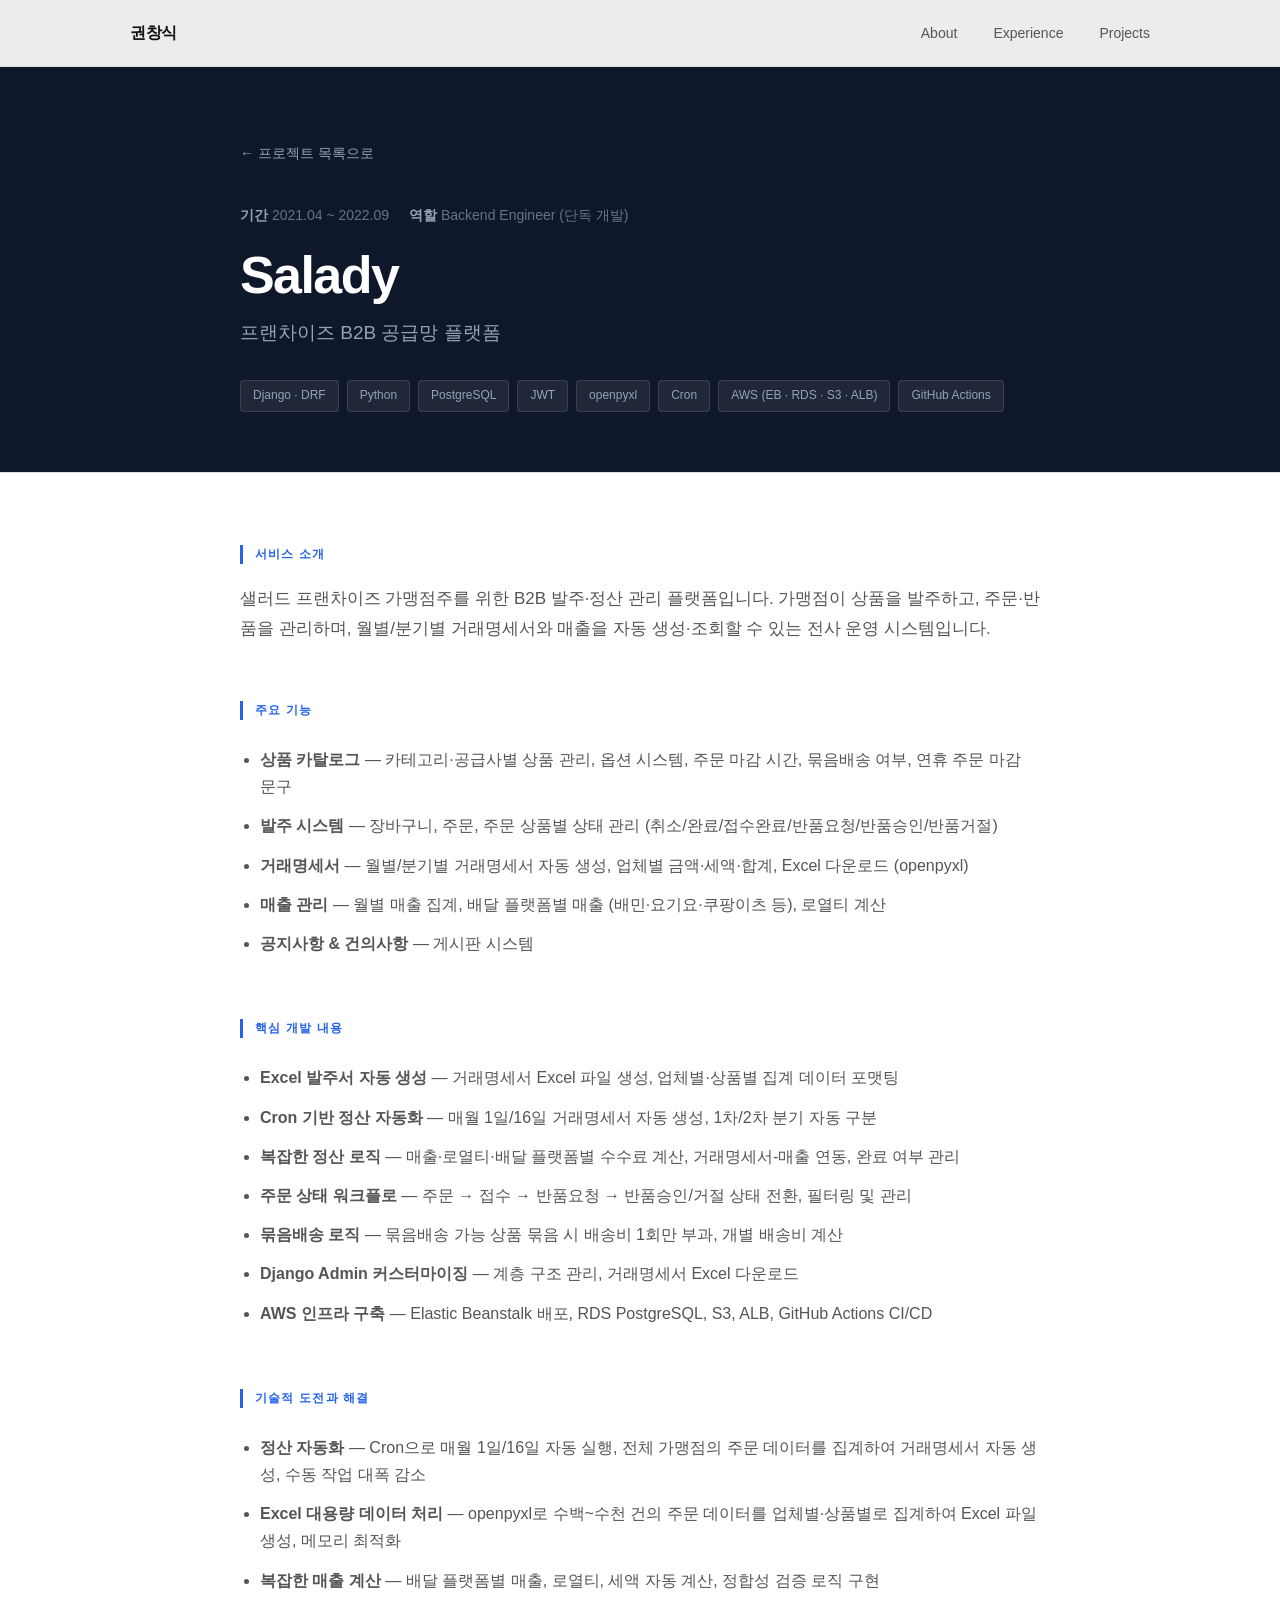
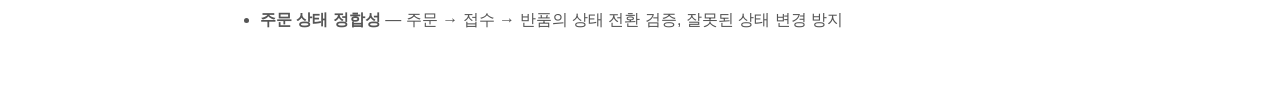
<file: projects/salady.html>
<!DOCTYPE html>
<html lang="ko">
<head>
    <meta charset="UTF-8">
    <meta name="viewport" content="width=device-width, initial-scale=1.0">
    <title>Salady - 권창식</title>
    <link rel="stylesheet" href="../css/style.css">
</head>
<body>
    <nav class="navbar">
        <div class="nav-container">
            <a href="../index.html" class="nav-logo">권창식</a>
            <ul class="nav-menu">
                <li><a href="../index.html#about">About</a></li>
                <li><a href="../index.html#experience">Experience</a></li>
                <li><a href="../index.html#projects">Projects</a></li>
            </ul>
        </div>
    </nav>

    <section class="detail-hero">
        <div class="detail-hero-container">
            <a href="../index.html#projects" class="back-link">← 프로젝트 목록으로</a>

            <div class="detail-meta">
                <span class="detail-meta-item"><strong>기간</strong> 2021.04 ~ 2022.09</span>
                <span class="detail-meta-item"><strong>역할</strong> Backend Engineer (단독 개발)</span>
            </div>

            <h1 class="detail-title">Salady</h1>
            <p class="detail-subtitle">프랜차이즈 B2B 공급망 플랫폼</p>

            <div class="detail-tags">
                <span class="detail-tag">Django · DRF</span>
                <span class="detail-tag">Python</span>
                <span class="detail-tag">PostgreSQL</span>
                <span class="detail-tag">JWT</span>
                <span class="detail-tag">openpyxl</span>
                <span class="detail-tag">Cron</span>
                <span class="detail-tag">AWS (EB · RDS · S3 · ALB)</span>
                <span class="detail-tag">GitHub Actions</span>
            </div>
        </div>
    </section>

    <section class="detail-content">
        <div class="detail-content-container">
            <div class="detail-section">
                <h3>서비스 소개</h3>
                <p>샐러드 프랜차이즈 가맹점주를 위한 B2B 발주·정산 관리 플랫폼입니다. 가맹점이 상품을 발주하고, 주문·반품을 관리하며, 월별/분기별 거래명세서와 매출을 자동 생성·조회할 수 있는 전사 운영 시스템입니다.</p>
            </div>

            <div class="detail-section">
                <h3>주요 기능</h3>
                <ul>
                    <li><strong>상품 카탈로그</strong> — 카테고리·공급사별 상품 관리, 옵션 시스템, 주문 마감 시간, 묶음배송 여부, 연휴 주문 마감 문구</li>
                    <li><strong>발주 시스템</strong> — 장바구니, 주문, 주문 상품별 상태 관리 (취소/완료/접수완료/반품요청/반품승인/반품거절)</li>
                    <li><strong>거래명세서</strong> — 월별/분기별 거래명세서 자동 생성, 업체별 금액·세액·합계, Excel 다운로드 (openpyxl)</li>
                    <li><strong>매출 관리</strong> — 월별 매출 집계, 배달 플랫폼별 매출 (배민·요기요·쿠팡이츠 등), 로열티 계산</li>
                    <li><strong>공지사항 & 건의사항</strong> — 게시판 시스템</li>
                </ul>
            </div>

            <div class="detail-section">
                <h3>핵심 개발 내용</h3>
                <ul>
                    <li><strong>Excel 발주서 자동 생성</strong> — 거래명세서 Excel 파일 생성, 업체별·상품별 집계 데이터 포맷팅</li>
                    <li><strong>Cron 기반 정산 자동화</strong> — 매월 1일/16일 거래명세서 자동 생성, 1차/2차 분기 자동 구분</li>
                    <li><strong>복잡한 정산 로직</strong> — 매출·로열티·배달 플랫폼별 수수료 계산, 거래명세서-매출 연동, 완료 여부 관리</li>
                    <li><strong>주문 상태 워크플로</strong> — 주문 → 접수 → 반품요청 → 반품승인/거절 상태 전환, 필터링 및 관리</li>
                    <li><strong>묶음배송 로직</strong> — 묶음배송 가능 상품 묶음 시 배송비 1회만 부과, 개별 배송비 계산</li>
                    <li><strong>Django Admin 커스터마이징</strong> — 계층 구조 관리, 거래명세서 Excel 다운로드</li>
                    <li><strong>AWS 인프라 구축</strong> — Elastic Beanstalk 배포, RDS PostgreSQL, S3, ALB, GitHub Actions CI/CD</li>
                </ul>
            </div>

            <div class="detail-section">
                <h3>기술적 도전과 해결</h3>
                <ul>
                    <li><strong>정산 자동화</strong> — Cron으로 매월 1일/16일 자동 실행, 전체 가맹점의 주문 데이터를 집계하여 거래명세서 자동 생성, 수동 작업 대폭 감소</li>
                    <li><strong>Excel 대용량 데이터 처리</strong> — openpyxl로 수백~수천 건의 주문 데이터를 업체별·상품별로 집계하여 Excel 파일 생성, 메모리 최적화</li>
                    <li><strong>복잡한 매출 계산</strong> — 배달 플랫폼별 매출, 로열티, 세액 자동 계산, 정합성 검증 로직 구현</li>
                    <li><strong>주문 상태 정합성</strong> — 주문 → 접수 → 반품의 상태 전환 검증, 잘못된 상태 변경 방지</li>
                </ul>
            </div>
        </div>
    </section>


    <script src="../js/script.js"></script>
</body>
</html>
</file>
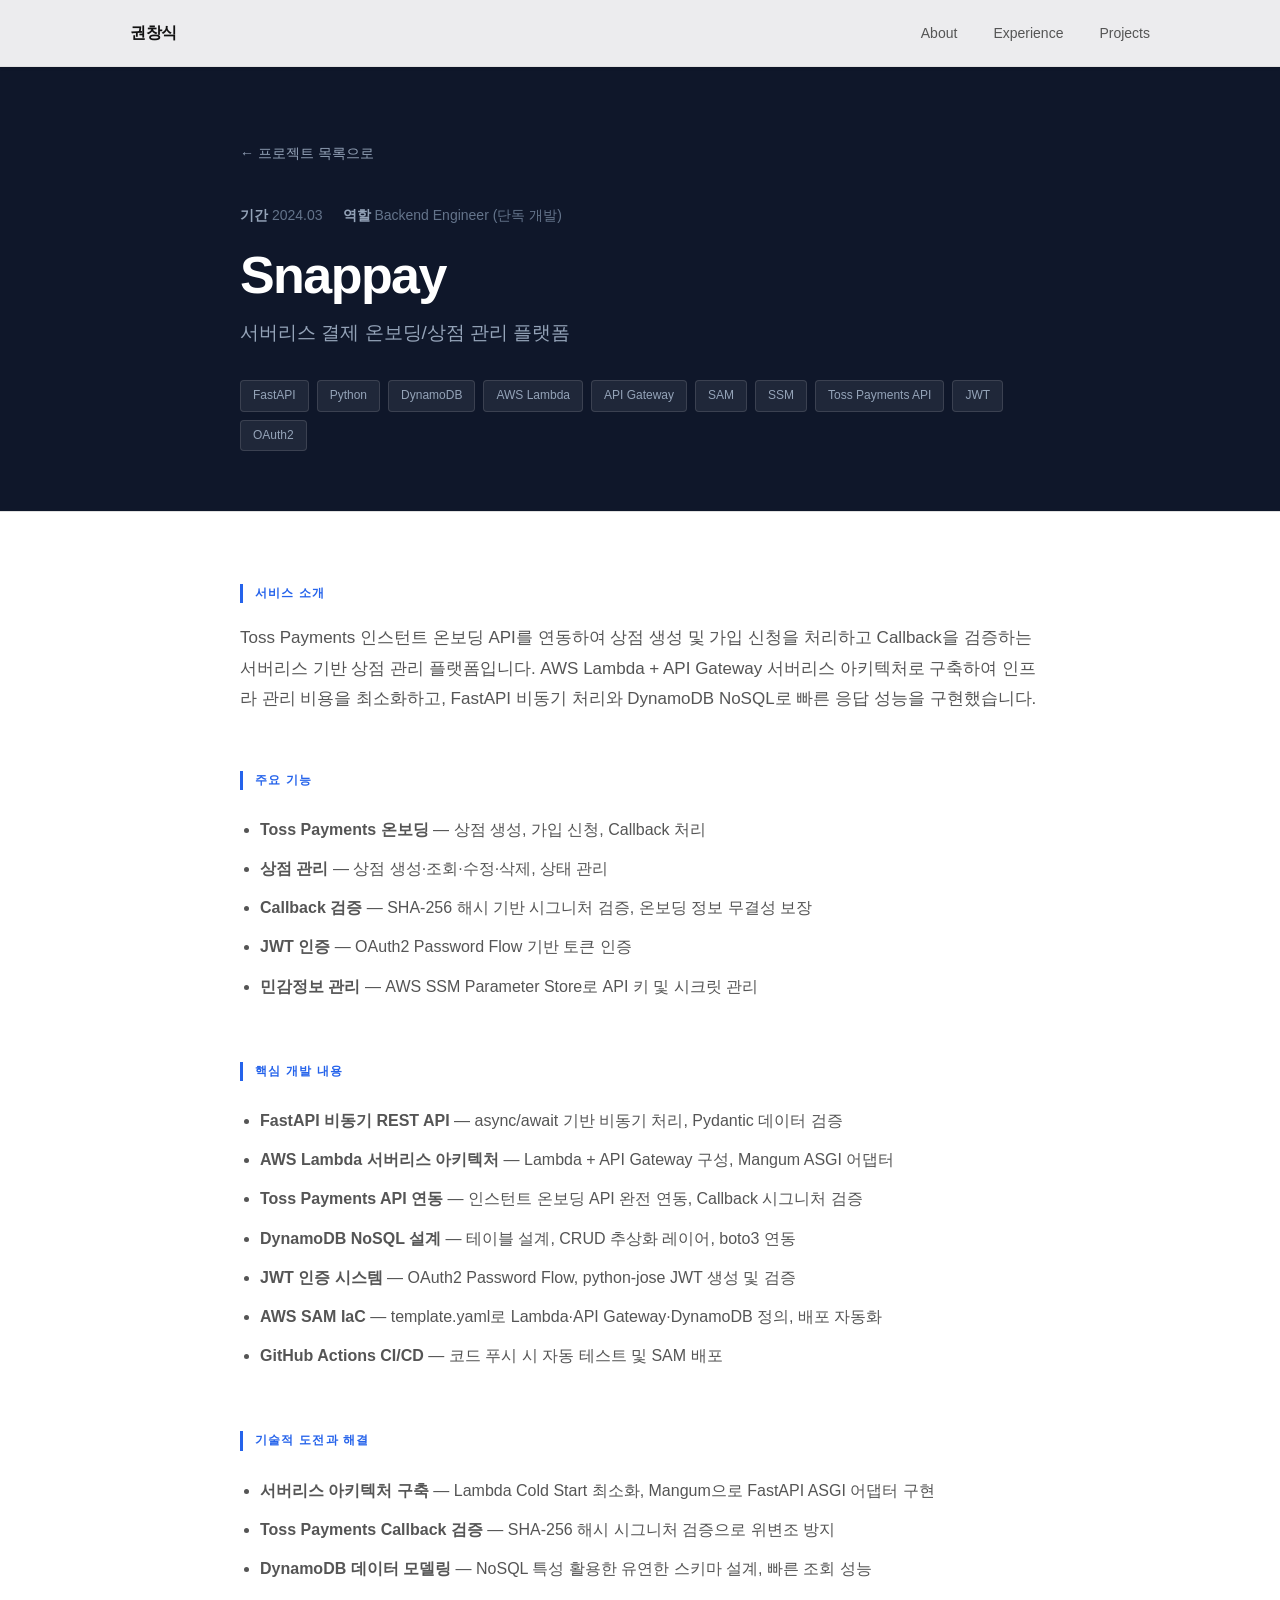
<file: projects/snappay.html>
<!DOCTYPE html>
<html lang="ko">
<head>
    <meta charset="UTF-8">
    <meta name="viewport" content="width=device-width, initial-scale=1.0">
    <title>Snappay - 권창식</title>
    <link rel="stylesheet" href="../css/style.css">
</head>
<body>
    <nav class="navbar">
        <div class="nav-container">
            <a href="../index.html" class="nav-logo">권창식</a>
            <ul class="nav-menu">
                <li><a href="../index.html#about">About</a></li>
                <li><a href="../index.html#experience">Experience</a></li>
                <li><a href="../index.html#projects">Projects</a></li>
            </ul>
        </div>
    </nav>

    <section class="detail-hero">
        <div class="detail-hero-container">
            <a href="../index.html#projects" class="back-link">← 프로젝트 목록으로</a>

            <div class="detail-meta">
                <span class="detail-meta-item"><strong>기간</strong> 2024.03</span>
                <span class="detail-meta-item"><strong>역할</strong> Backend Engineer (단독 개발)</span>
            </div>

            <h1 class="detail-title">Snappay</h1>
            <p class="detail-subtitle">서버리스 결제 온보딩/상점 관리 플랫폼</p>

            <div class="detail-tags">
                <span class="detail-tag">FastAPI</span>
                <span class="detail-tag">Python</span>
                <span class="detail-tag">DynamoDB</span>
                <span class="detail-tag">AWS Lambda</span>
                <span class="detail-tag">API Gateway</span>
                <span class="detail-tag">SAM</span>
                <span class="detail-tag">SSM</span>
                <span class="detail-tag">Toss Payments API</span>
                <span class="detail-tag">JWT</span>
                <span class="detail-tag">OAuth2</span>
            </div>
        </div>
    </section>

    <section class="detail-content">
        <div class="detail-content-container">
            <div class="detail-section">
                <h3>서비스 소개</h3>
                <p>Toss Payments 인스턴트 온보딩 API를 연동하여 상점 생성 및 가입 신청을 처리하고 Callback을 검증하는 서버리스 기반 상점 관리 플랫폼입니다. AWS Lambda + API Gateway 서버리스 아키텍처로 구축하여 인프라 관리 비용을 최소화하고, FastAPI 비동기 처리와 DynamoDB NoSQL로 빠른 응답 성능을 구현했습니다.</p>
            </div>

            <div class="detail-section">
                <h3>주요 기능</h3>
                <ul>
                    <li><strong>Toss Payments 온보딩</strong> — 상점 생성, 가입 신청, Callback 처리</li>
                    <li><strong>상점 관리</strong> — 상점 생성·조회·수정·삭제, 상태 관리</li>
                    <li><strong>Callback 검증</strong> — SHA-256 해시 기반 시그니처 검증, 온보딩 정보 무결성 보장</li>
                    <li><strong>JWT 인증</strong> — OAuth2 Password Flow 기반 토큰 인증</li>
                    <li><strong>민감정보 관리</strong> — AWS SSM Parameter Store로 API 키 및 시크릿 관리</li>
                </ul>
            </div>

            <div class="detail-section">
                <h3>핵심 개발 내용</h3>
                <ul>
                    <li><strong>FastAPI 비동기 REST API</strong> — async/await 기반 비동기 처리, Pydantic 데이터 검증</li>
                    <li><strong>AWS Lambda 서버리스 아키텍처</strong> — Lambda + API Gateway 구성, Mangum ASGI 어댑터</li>
                    <li><strong>Toss Payments API 연동</strong> — 인스턴트 온보딩 API 완전 연동, Callback 시그니처 검증</li>
                    <li><strong>DynamoDB NoSQL 설계</strong> — 테이블 설계, CRUD 추상화 레이어, boto3 연동</li>
                    <li><strong>JWT 인증 시스템</strong> — OAuth2 Password Flow, python-jose JWT 생성 및 검증</li>
                    <li><strong>AWS SAM IaC</strong> — template.yaml로 Lambda·API Gateway·DynamoDB 정의, 배포 자동화</li>
                    <li><strong>GitHub Actions CI/CD</strong> — 코드 푸시 시 자동 테스트 및 SAM 배포</li>
                </ul>
            </div>

            <div class="detail-section">
                <h3>기술적 도전과 해결</h3>
                <ul>
                    <li><strong>서버리스 아키텍처 구축</strong> — Lambda Cold Start 최소화, Mangum으로 FastAPI ASGI 어댑터 구현</li>
                    <li><strong>Toss Payments Callback 검증</strong> — SHA-256 해시 시그니처 검증으로 위변조 방지</li>
                    <li><strong>DynamoDB 데이터 모델링</strong> — NoSQL 특성 활용한 유연한 스키마 설계, 빠른 조회 성능</li>
                </ul>
            </div>
        </div>
    </section>


    <script src="../js/script.js"></script>
</body>
</html>
</file>
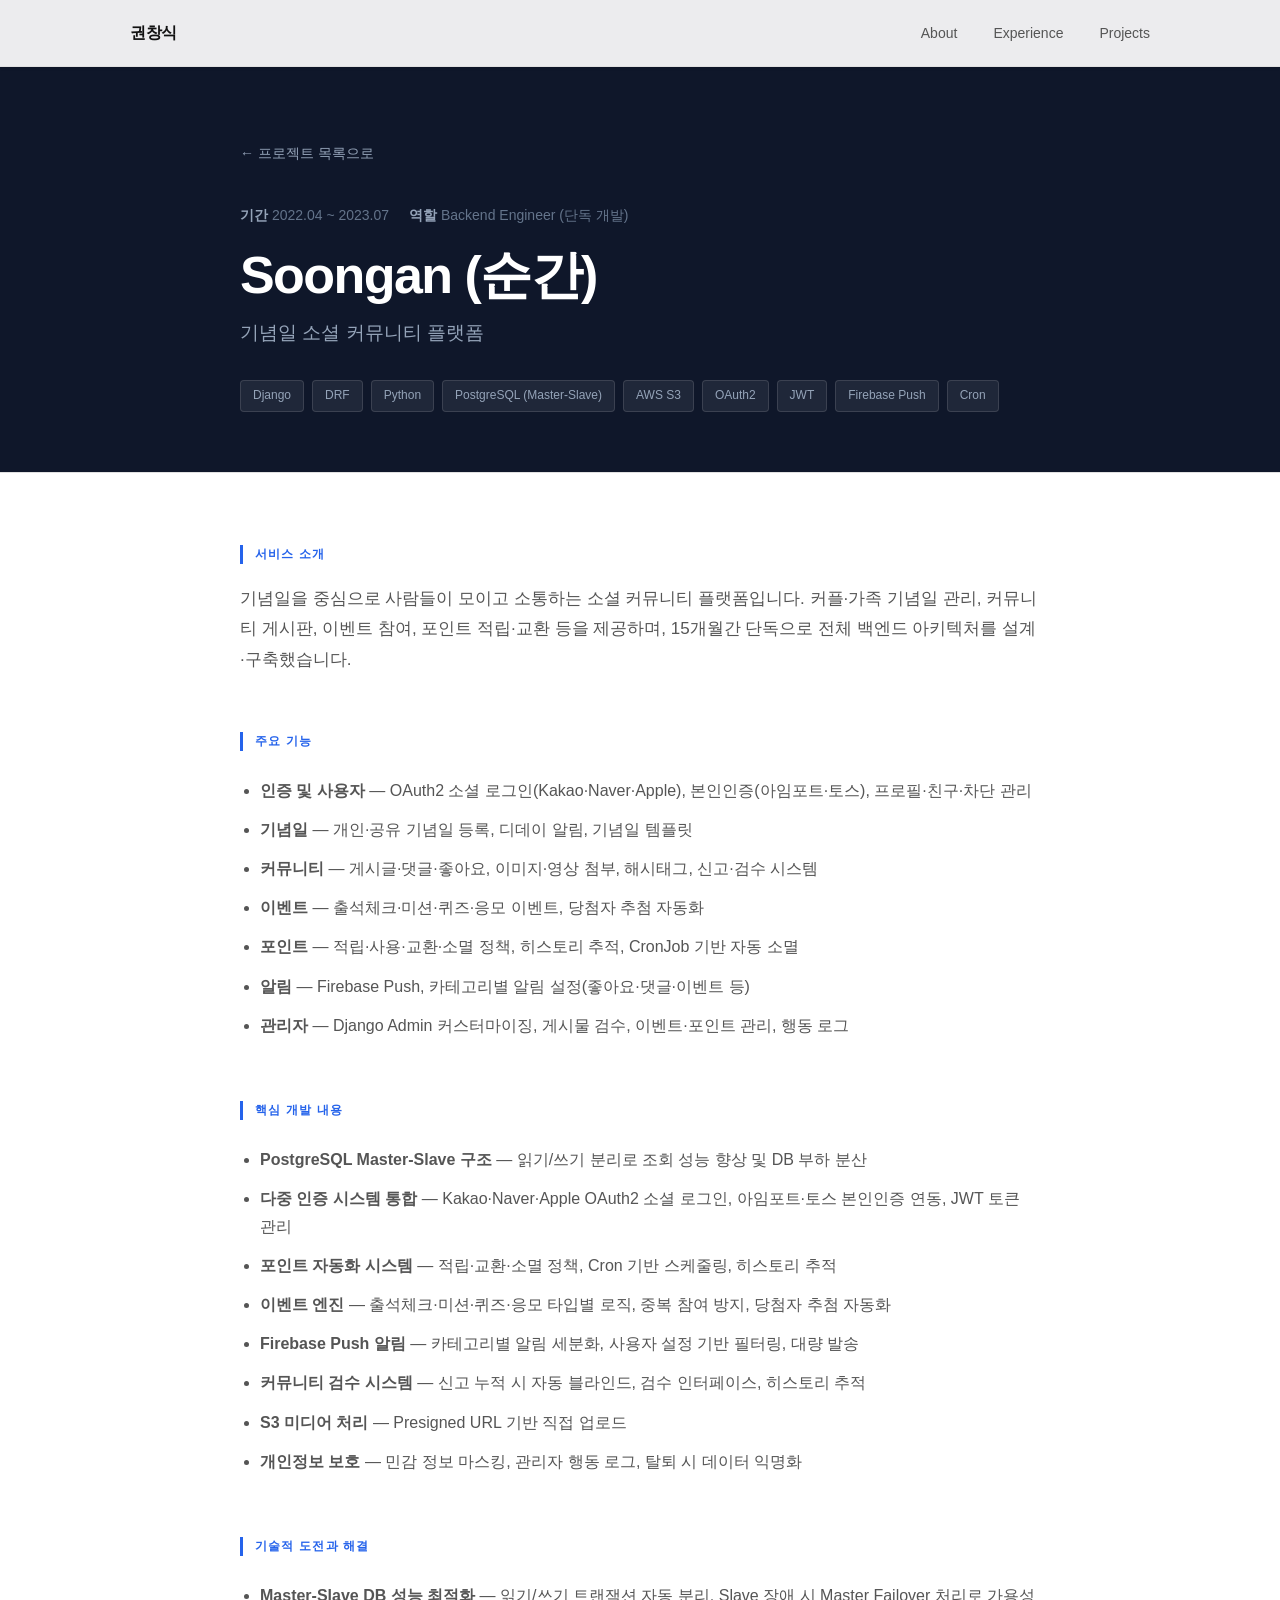
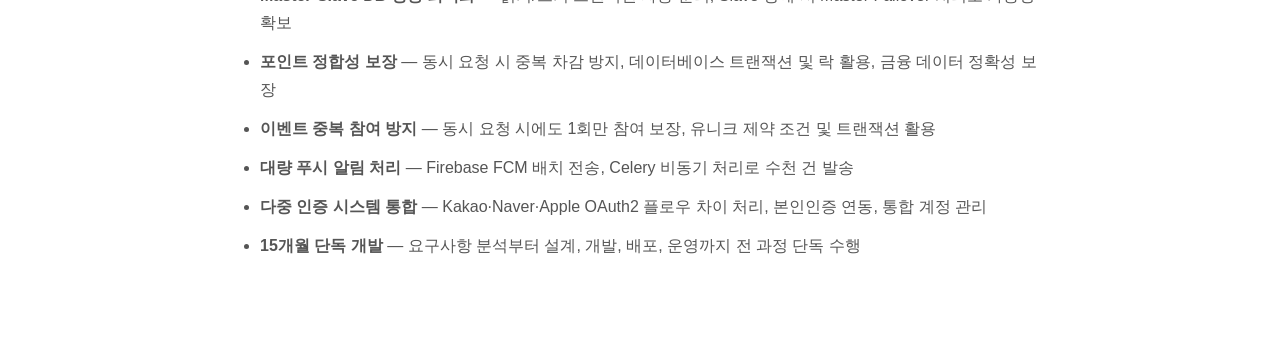
<file: projects/soongan.html>
<!DOCTYPE html>
<html lang="ko">
<head>
    <meta charset="UTF-8">
    <meta name="viewport" content="width=device-width, initial-scale=1.0">
    <title>Soongan - 권창식</title>
    <link rel="stylesheet" href="../css/style.css">
</head>
<body>
    <nav class="navbar">
        <div class="nav-container">
            <a href="../index.html" class="nav-logo">권창식</a>
            <ul class="nav-menu">
                <li><a href="../index.html#about">About</a></li>
                <li><a href="../index.html#experience">Experience</a></li>
                <li><a href="../index.html#projects">Projects</a></li>
            </ul>
        </div>
    </nav>

    <section class="detail-hero">
        <div class="detail-hero-container">
            <a href="../index.html#projects" class="back-link">← 프로젝트 목록으로</a>

            <div class="detail-meta">
                <span class="detail-meta-item"><strong>기간</strong> 2022.04 ~ 2023.07</span>
                <span class="detail-meta-item"><strong>역할</strong> Backend Engineer (단독 개발)</span>
            </div>

            <h1 class="detail-title">Soongan (순간)</h1>
            <p class="detail-subtitle">기념일 소셜 커뮤니티 플랫폼</p>

            <div class="detail-tags">
                <span class="detail-tag">Django</span>
                <span class="detail-tag">DRF</span>
                <span class="detail-tag">Python</span>
                <span class="detail-tag">PostgreSQL (Master-Slave)</span>
                <span class="detail-tag">AWS S3</span>
                <span class="detail-tag">OAuth2</span>
                <span class="detail-tag">JWT</span>
                <span class="detail-tag">Firebase Push</span>
                <span class="detail-tag">Cron</span>
            </div>
        </div>
    </section>

    <section class="detail-content">
        <div class="detail-content-container">
            <div class="detail-section">
                <h3>서비스 소개</h3>
                <p>기념일을 중심으로 사람들이 모이고 소통하는 소셜 커뮤니티 플랫폼입니다. 커플·가족 기념일 관리, 커뮤니티 게시판, 이벤트 참여, 포인트 적립·교환 등을 제공하며, 15개월간 단독으로 전체 백엔드 아키텍처를 설계·구축했습니다.</p>
            </div>

            <div class="detail-section">
                <h3>주요 기능</h3>
                <ul>
                    <li><strong>인증 및 사용자</strong> — OAuth2 소셜 로그인(Kakao·Naver·Apple), 본인인증(아임포트·토스), 프로필·친구·차단 관리</li>
                    <li><strong>기념일</strong> — 개인·공유 기념일 등록, 디데이 알림, 기념일 템플릿</li>
                    <li><strong>커뮤니티</strong> — 게시글·댓글·좋아요, 이미지·영상 첨부, 해시태그, 신고·검수 시스템</li>
                    <li><strong>이벤트</strong> — 출석체크·미션·퀴즈·응모 이벤트, 당첨자 추첨 자동화</li>
                    <li><strong>포인트</strong> — 적립·사용·교환·소멸 정책, 히스토리 추적, CronJob 기반 자동 소멸</li>
                    <li><strong>알림</strong> — Firebase Push, 카테고리별 알림 설정(좋아요·댓글·이벤트 등)</li>
                    <li><strong>관리자</strong> — Django Admin 커스터마이징, 게시물 검수, 이벤트·포인트 관리, 행동 로그</li>
                </ul>
            </div>

            <div class="detail-section">
                <h3>핵심 개발 내용</h3>
                <ul>
                    <li><strong>PostgreSQL Master-Slave 구조</strong> — 읽기/쓰기 분리로 조회 성능 향상 및 DB 부하 분산</li>
                    <li><strong>다중 인증 시스템 통합</strong> — Kakao·Naver·Apple OAuth2 소셜 로그인, 아임포트·토스 본인인증 연동, JWT 토큰 관리</li>
                    <li><strong>포인트 자동화 시스템</strong> — 적립·교환·소멸 정책, Cron 기반 스케줄링, 히스토리 추적</li>
                    <li><strong>이벤트 엔진</strong> — 출석체크·미션·퀴즈·응모 타입별 로직, 중복 참여 방지, 당첨자 추첨 자동화</li>
                    <li><strong>Firebase Push 알림</strong> — 카테고리별 알림 세분화, 사용자 설정 기반 필터링, 대량 발송</li>
                    <li><strong>커뮤니티 검수 시스템</strong> — 신고 누적 시 자동 블라인드, 검수 인터페이스, 히스토리 추적</li>
                    <li><strong>S3 미디어 처리</strong> — Presigned URL 기반 직접 업로드</li>
                    <li><strong>개인정보 보호</strong> — 민감 정보 마스킹, 관리자 행동 로그, 탈퇴 시 데이터 익명화</li>
                </ul>
            </div>

            <div class="detail-section">
                <h3>기술적 도전과 해결</h3>
                <ul>
                    <li><strong>Master-Slave DB 성능 최적화</strong> — 읽기/쓰기 트랜잭션 자동 분리, Slave 장애 시 Master Failover 처리로 가용성 확보</li>
                    <li><strong>포인트 정합성 보장</strong> — 동시 요청 시 중복 차감 방지, 데이터베이스 트랜잭션 및 락 활용, 금융 데이터 정확성 보장</li>
                    <li><strong>이벤트 중복 참여 방지</strong> — 동시 요청 시에도 1회만 참여 보장, 유니크 제약 조건 및 트랜잭션 활용</li>
                    <li><strong>대량 푸시 알림 처리</strong> — Firebase FCM 배치 전송, Celery 비동기 처리로 수천 건 발송</li>
                    <li><strong>다중 인증 시스템 통합</strong> — Kakao·Naver·Apple OAuth2 플로우 차이 처리, 본인인증 연동, 통합 계정 관리</li>
                    <li><strong>15개월 단독 개발</strong> — 요구사항 분석부터 설계, 개발, 배포, 운영까지 전 과정 단독 수행</li>
                </ul>
            </div>
        </div>
    </section>


    <script src="../js/script.js"></script>
</body>
</html>
</file>
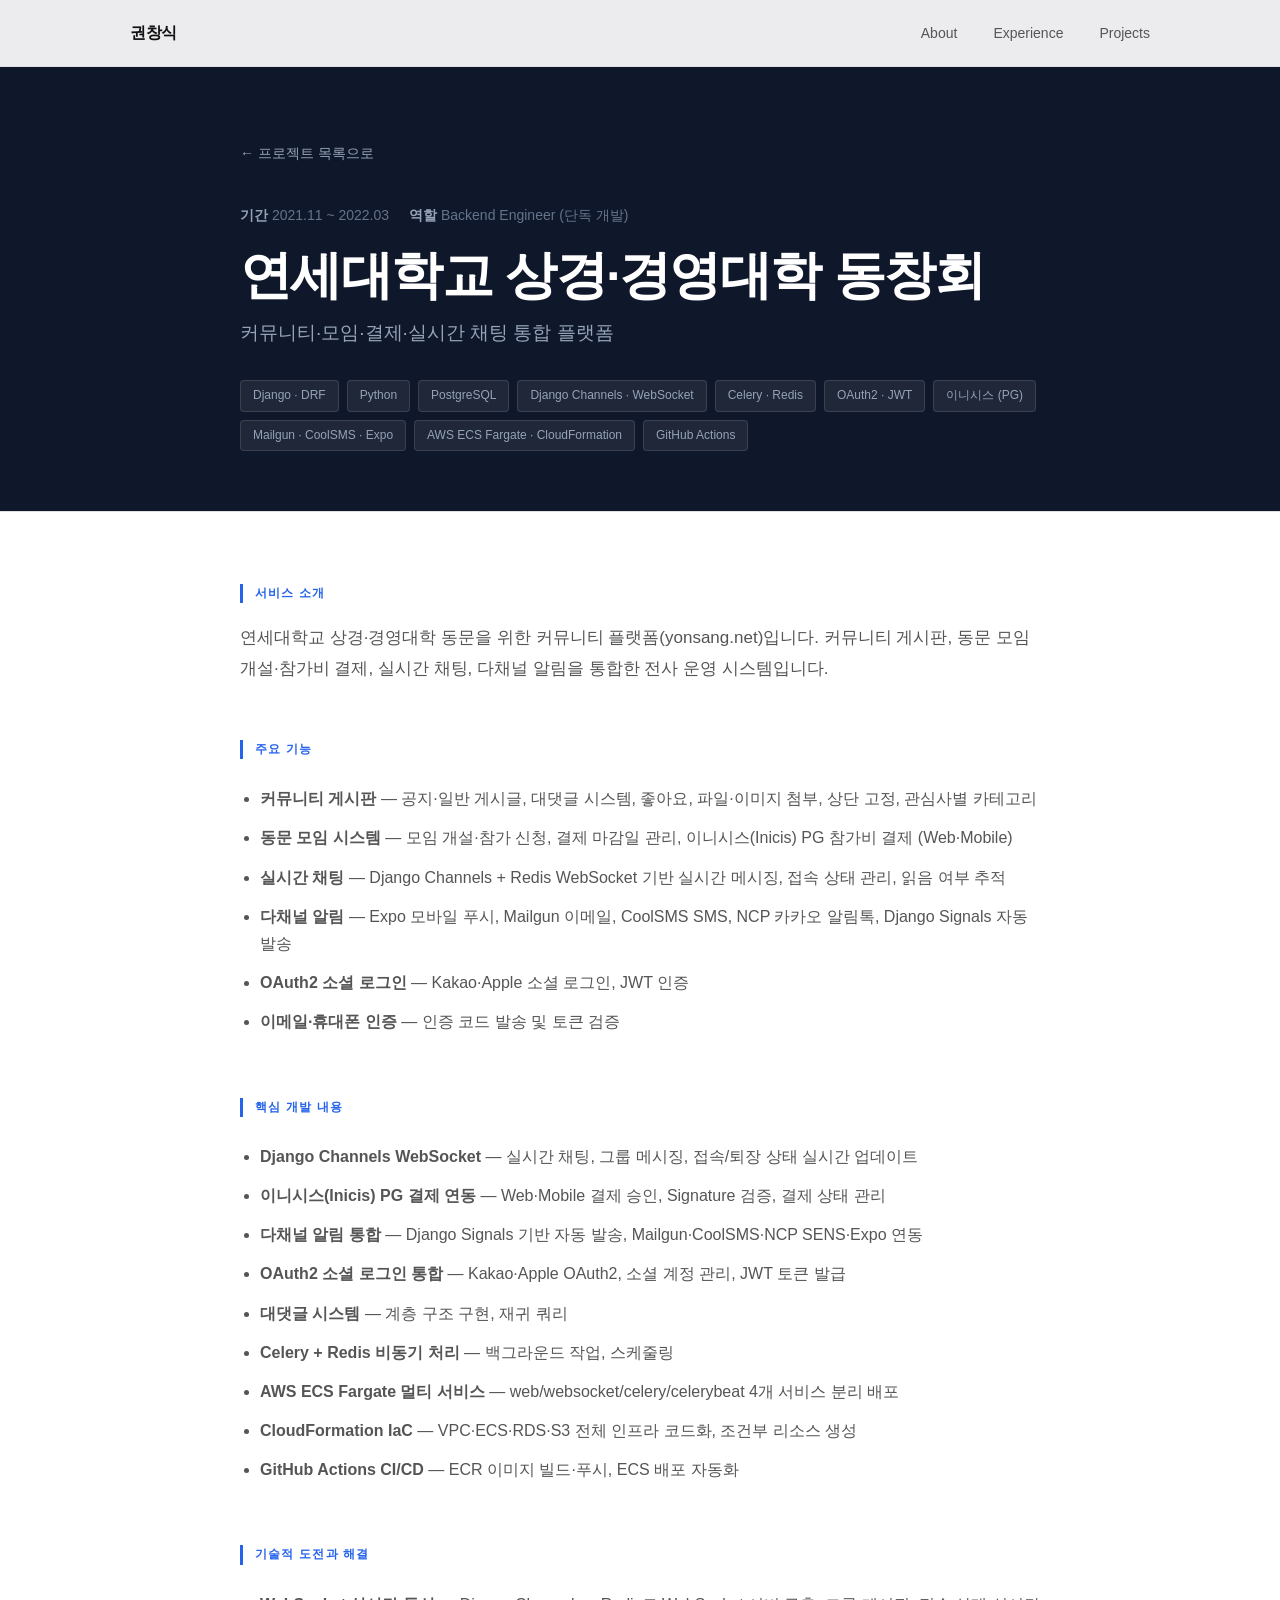
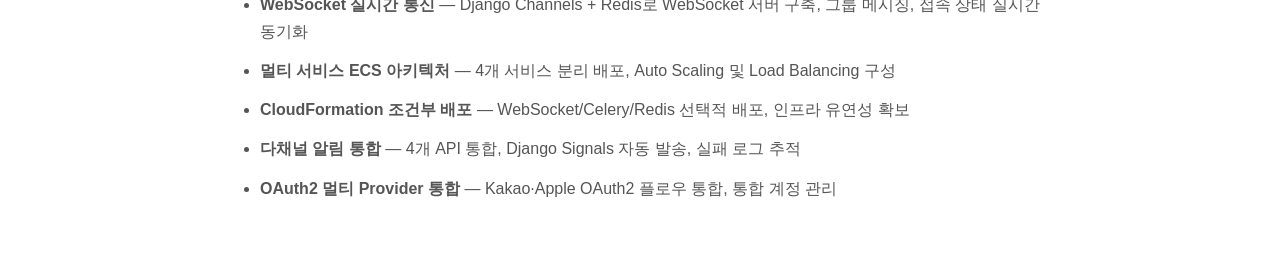
<file: projects/yonsei-alumni.html>
<!DOCTYPE html>
<html lang="ko">
<head>
    <meta charset="UTF-8">
    <meta name="viewport" content="width=device-width, initial-scale=1.0">
    <title>연세대학교 동창회 - 권창식</title>
    <link rel="stylesheet" href="../css/style.css">
</head>
<body>
    <nav class="navbar">
        <div class="nav-container">
            <a href="../index.html" class="nav-logo">권창식</a>
            <ul class="nav-menu">
                <li><a href="../index.html#about">About</a></li>
                <li><a href="../index.html#experience">Experience</a></li>
                <li><a href="../index.html#projects">Projects</a></li>
            </ul>
        </div>
    </nav>

    <section class="detail-hero">
        <div class="detail-hero-container">
            <a href="../index.html#projects" class="back-link">← 프로젝트 목록으로</a>

            <div class="detail-meta">
                <span class="detail-meta-item"><strong>기간</strong> 2021.11 ~ 2022.03</span>
                <span class="detail-meta-item"><strong>역할</strong> Backend Engineer (단독 개발)</span>
            </div>

            <h1 class="detail-title">연세대학교 상경·경영대학 동창회</h1>
            <p class="detail-subtitle">커뮤니티·모임·결제·실시간 채팅 통합 플랫폼</p>

            <div class="detail-tags">
                <span class="detail-tag">Django · DRF</span>
                <span class="detail-tag">Python</span>
                <span class="detail-tag">PostgreSQL</span>
                <span class="detail-tag">Django Channels · WebSocket</span>
                <span class="detail-tag">Celery · Redis</span>
                <span class="detail-tag">OAuth2 · JWT</span>
                <span class="detail-tag">이니시스 (PG)</span>
                <span class="detail-tag">Mailgun · CoolSMS · Expo</span>
                <span class="detail-tag">AWS ECS Fargate · CloudFormation</span>
                <span class="detail-tag">GitHub Actions</span>
            </div>
        </div>
    </section>

    <section class="detail-content">
        <div class="detail-content-container">
            <div class="detail-section">
                <h3>서비스 소개</h3>
                <p>연세대학교 상경·경영대학 동문을 위한 커뮤니티 플랫폼(yonsang.net)입니다. 커뮤니티 게시판, 동문 모임 개설·참가비 결제, 실시간 채팅, 다채널 알림을 통합한 전사 운영 시스템입니다.</p>
            </div>

            <div class="detail-section">
                <h3>주요 기능</h3>
                <ul>
                    <li><strong>커뮤니티 게시판</strong> — 공지·일반 게시글, 대댓글 시스템, 좋아요, 파일·이미지 첨부, 상단 고정, 관심사별 카테고리</li>
                    <li><strong>동문 모임 시스템</strong> — 모임 개설·참가 신청, 결제 마감일 관리, 이니시스(Inicis) PG 참가비 결제 (Web·Mobile)</li>
                    <li><strong>실시간 채팅</strong> — Django Channels + Redis WebSocket 기반 실시간 메시징, 접속 상태 관리, 읽음 여부 추적</li>
                    <li><strong>다채널 알림</strong> — Expo 모바일 푸시, Mailgun 이메일, CoolSMS SMS, NCP 카카오 알림톡, Django Signals 자동 발송</li>
                    <li><strong>OAuth2 소셜 로그인</strong> — Kakao·Apple 소셜 로그인, JWT 인증</li>
                    <li><strong>이메일·휴대폰 인증</strong> — 인증 코드 발송 및 토큰 검증</li>
                </ul>
            </div>

            <div class="detail-section">
                <h3>핵심 개발 내용</h3>
                <ul>
                    <li><strong>Django Channels WebSocket</strong> — 실시간 채팅, 그룹 메시징, 접속/퇴장 상태 실시간 업데이트</li>
                    <li><strong>이니시스(Inicis) PG 결제 연동</strong> — Web·Mobile 결제 승인, Signature 검증, 결제 상태 관리</li>
                    <li><strong>다채널 알림 통합</strong> — Django Signals 기반 자동 발송, Mailgun·CoolSMS·NCP SENS·Expo 연동</li>
                    <li><strong>OAuth2 소셜 로그인 통합</strong> — Kakao·Apple OAuth2, 소셜 계정 관리, JWT 토큰 발급</li>
                    <li><strong>대댓글 시스템</strong> — 계층 구조 구현, 재귀 쿼리</li>
                    <li><strong>Celery + Redis 비동기 처리</strong> — 백그라운드 작업, 스케줄링</li>
                    <li><strong>AWS ECS Fargate 멀티 서비스</strong> — web/websocket/celery/celerybeat 4개 서비스 분리 배포</li>
                    <li><strong>CloudFormation IaC</strong> — VPC·ECS·RDS·S3 전체 인프라 코드화, 조건부 리소스 생성</li>
                    <li><strong>GitHub Actions CI/CD</strong> — ECR 이미지 빌드·푸시, ECS 배포 자동화</li>
                </ul>
            </div>

            <div class="detail-section">
                <h3>기술적 도전과 해결</h3>
                <ul>
                    <li><strong>WebSocket 실시간 통신</strong> — Django Channels + Redis로 WebSocket 서버 구축, 그룹 메시징, 접속 상태 실시간 동기화</li>
                    <li><strong>멀티 서비스 ECS 아키텍처</strong> — 4개 서비스 분리 배포, Auto Scaling 및 Load Balancing 구성</li>
                    <li><strong>CloudFormation 조건부 배포</strong> — WebSocket/Celery/Redis 선택적 배포, 인프라 유연성 확보</li>
                    <li><strong>다채널 알림 통합</strong> — 4개 API 통합, Django Signals 자동 발송, 실패 로그 추적</li>
                    <li><strong>OAuth2 멀티 Provider 통합</strong> — Kakao·Apple OAuth2 플로우 통합, 통합 계정 관리</li>
                </ul>
            </div>
        </div>
    </section>


    <script src="../js/script.js"></script>
</body>
</html>
</file>
<file: css/style.css>
/* Reset & Base Styles */
* {
    margin: 0;
    padding: 0;
    box-sizing: border-box;
}

:root {
    --color-text-primary: #111111;
    --color-text-secondary: #555555;
    --color-text-tertiary: #999999;
    --color-bg-primary: #ffffff;
    --color-bg-secondary: #f5f5f5;
    --color-border: #e0e0e0;
    --color-accent: #2563eb;
    --font-sans: -apple-system, BlinkMacSystemFont, 'Segoe UI', 'Noto Sans KR', sans-serif;
    --transition: all 0.2s ease;
}

body {
    font-family: var(--font-sans);
    color: var(--color-text-primary);
    background-color: var(--color-bg-primary);
    line-height: 1.6;
    -webkit-font-smoothing: antialiased;
}

/* Navigation */
.navbar {
    position: fixed;
    top: 0;
    left: 0;
    right: 0;
    background-color: rgba(255, 255, 255, 0.92);
    backdrop-filter: blur(12px);
    border-bottom: 1px solid var(--color-border);
    z-index: 1000;
}

.nav-container {
    max-width: 1100px;
    margin: 0 auto;
    padding: 20px 40px;
    display: flex;
    justify-content: space-between;
    align-items: center;
}

.nav-logo {
    font-size: 16px;
    font-weight: 700;
    color: var(--color-text-primary);
    text-decoration: none;
    letter-spacing: -0.02em;
}

.nav-menu {
    display: flex;
    list-style: none;
    gap: 36px;
}

.nav-menu a {
    text-decoration: none;
    color: var(--color-text-secondary);
    font-size: 14px;
    font-weight: 500;
    transition: var(--transition);
}

.nav-menu a:hover {
    color: var(--color-text-primary);
}

/* Hero Section */
.hero {
    padding: 180px 40px 120px;
    text-align: center;
    background-color: #0f172a;
}

.hero-container {
    max-width: 800px;
    margin: 0 auto;
}

.hero-label {
    font-size: 13px;
    font-weight: 500;
    color: #94a3b8;
    letter-spacing: 0.08em;
    text-transform: uppercase;
    margin-bottom: 20px;
}

.hero-heading {
    font-size: 72px;
    font-weight: 800;
    color: #ffffff;
    letter-spacing: -0.04em;
    margin-bottom: 28px;
    line-height: 1.05;
}

.hero-description {
    font-size: 19px;
    color: #94a3b8;
    line-height: 1.7;
    max-width: 560px;
    margin: 0 auto;
}

/* Section Styles */
.section {
    padding: 80px 40px;
}

.section-gray {
    background-color: var(--color-bg-secondary);
}

.content-container {
    max-width: 1100px;
    margin: 0 auto;
}

.section-heading {
    font-size: 26px;
    font-weight: 700;
    color: var(--color-text-primary);
    letter-spacing: -0.02em;
    margin-bottom: 40px;
}

/* About Section */
.about-content {
    max-width: 680px;
    margin-bottom: 56px;
}

.about-content p {
    font-size: 17px;
    line-height: 1.8;
    color: var(--color-text-secondary);
    margin-bottom: 20px;
}

.about-content p:first-child {
    font-size: 20px;
    color: var(--color-text-primary);
    font-weight: 600;
    line-height: 1.5;
}

/* Contact Section */
.contact-section {
    max-width: 680px;
}

.contact-heading {
    font-size: 18px;
    font-weight: 700;
    color: var(--color-text-primary);
    margin-bottom: 20px;
}

.contact-grid {
    display: grid;
    grid-template-columns: repeat(auto-fit, minmax(200px, 1fr));
    gap: 12px;
}

.contact-card {
    display: flex;
    flex-direction: column;
    gap: 4px;
    padding: 18px 20px;
    border: 1px solid var(--color-border);
    border-radius: 8px;
    text-decoration: none;
    transition: var(--transition);
    background-color: var(--color-bg-primary);
}

.contact-card:hover {
    border-color: #aaaaaa;
    background-color: var(--color-bg-secondary);
}

.contact-label {
    font-size: 12px;
    color: var(--color-text-tertiary);
    font-weight: 600;
    text-transform: uppercase;
    letter-spacing: 0.04em;
}

.contact-value {
    font-size: 15px;
    color: var(--color-text-primary);
    font-weight: 500;
}

/* Skills Section */
.skills-grid {
    display: grid;
    grid-template-columns: repeat(auto-fit, minmax(280px, 1fr));
    gap: 20px;
    max-width: 900px;
}

.skill-category {
    padding: 24px;
    background-color: var(--color-bg-primary);
    border: 1px solid var(--color-border);
    border-radius: 8px;
}

.skill-category-title {
    font-size: 15px;
    font-weight: 700;
    color: var(--color-text-primary);
    margin-bottom: 12px;
    letter-spacing: -0.01em;
}

.skill-category-items {
    font-size: 14px;
    line-height: 1.7;
    color: var(--color-text-secondary);
}

/* Experience Section */
.experience-card {
    max-width: 680px;
}

.experience-header {
    display: flex;
    justify-content: space-between;
    align-items: flex-start;
    margin-bottom: 20px;
    gap: 20px;
}

.experience-company {
    font-size: 24px;
    font-weight: 700;
    color: var(--color-text-primary);
    margin-bottom: 4px;
    letter-spacing: -0.02em;
}

.experience-role {
    font-size: 16px;
    color: var(--color-text-secondary);
    font-weight: 500;
}

.experience-period-wrap {
    display: flex;
    flex-direction: column;
    align-items: flex-end;
    gap: 5px;
    flex-shrink: 0;
}

.experience-period {
    font-size: 14px;
    color: var(--color-text-secondary);
    white-space: nowrap;
    font-weight: 500;
}

.experience-duration {
    font-size: 12px;
    color: var(--color-accent);
    font-weight: 600;
    background-color: #eff6ff;
    padding: 2px 8px;
    border-radius: 4px;
    white-space: nowrap;
}

.experience-description {
    margin-bottom: 24px;
}

.experience-description p {
    font-size: 16px;
    line-height: 1.7;
    color: var(--color-text-secondary);
    margin-bottom: 12px;
}

.experience-responsibilities h4 {
    font-size: 14px;
    font-weight: 700;
    color: var(--color-text-primary);
    margin-bottom: 16px;
    text-transform: uppercase;
    letter-spacing: 0.04em;
}

.experience-responsibilities ul {
    list-style: none;
    padding: 0;
}

.experience-responsibilities li {
    font-size: 15px;
    color: var(--color-text-secondary);
    padding: 8px 0;
    padding-left: 20px;
    position: relative;
    line-height: 1.6;
    border-bottom: 1px solid #f0f0f0;
}

.experience-responsibilities li:last-child {
    border-bottom: none;
}

.experience-responsibilities li:before {
    content: "–";
    position: absolute;
    left: 0;
    color: var(--color-text-tertiary);
}

/* Projects Grid */
.projects-grid {
    display: grid;
    grid-template-columns: repeat(auto-fill, minmax(340px, 1fr));
    gap: 20px;
}

.project-card {
    display: flex;
    flex-direction: column;
    padding: 32px;
    border: 1px solid var(--color-border);
    border-radius: 10px;
    text-decoration: none;
    transition: var(--transition);
    background-color: var(--color-bg-primary);
}

.project-card:hover {
    border-color: #aaaaaa;
    box-shadow: 0 4px 20px rgba(0, 0, 0, 0.07);
    transform: translateY(-2px);
}

.project-meta {
    display: flex;
    justify-content: space-between;
    align-items: center;
    margin-bottom: 16px;
}

.project-period {
    font-size: 13px;
    color: var(--color-accent);
    font-weight: 600;
    background-color: #eff6ff;
    padding: 3px 8px;
    border-radius: 4px;
}

.project-role {
    font-size: 12px;
    color: var(--color-text-tertiary);
    font-weight: 500;
}

.project-title {
    font-size: 22px;
    font-weight: 700;
    color: var(--color-text-primary);
    margin-bottom: 8px;
    letter-spacing: -0.02em;
}

.project-summary {
    font-size: 15px;
    color: var(--color-text-secondary);
    margin-bottom: 20px;
    line-height: 1.6;
    flex: 1;
}

.project-tags {
    display: flex;
    flex-wrap: wrap;
    gap: 8px;
    margin-top: auto;
}

.tag {
    font-size: 12px;
    color: var(--color-text-secondary);
    padding: 4px 10px;
    background-color: var(--color-bg-secondary);
    border: 1px solid var(--color-border);
    border-radius: 4px;
    font-weight: 500;
}

/* Footer */
.footer {
    padding: 48px 40px;
    text-align: center;
    border-top: 1px solid var(--color-border);
}

.footer-container {
    max-width: 1100px;
    margin: 0 auto;
}

.footer p {
    font-size: 13px;
    color: var(--color-text-tertiary);
}

/* Responsive Design */
@media (max-width: 768px) {
    .nav-container {
        padding: 18px 24px;
    }

    .nav-menu {
        gap: 24px;
    }

    .hero {
        padding: 160px 24px 80px;
    }

    .hero-heading {
        font-size: 52px;
    }

    .hero-description {
        font-size: 17px;
    }

    .section {
        padding: 60px 24px;
    }

    .section-heading {
        font-size: 22px;
        margin-bottom: 32px;
    }

    .experience-header {
        flex-direction: column;
        gap: 12px;
    }

    .experience-period-wrap {
        align-items: flex-start;
    }

    .projects-grid {
        grid-template-columns: 1fr;
        gap: 16px;
    }

    .contact-grid {
        grid-template-columns: 1fr;
    }
}

@media (max-width: 480px) {
    .hero-heading {
        font-size: 42px;
    }

    .project-card {
        padding: 24px;
    }

    .section {
        padding: 48px 20px;
    }
}

/* Project Detail Page Styles */
.detail-hero {
    padding: 140px 40px 60px;
    border-bottom: 1px solid var(--color-border);
    background-color: #0f172a;
}

.detail-hero-container {
    max-width: 800px;
    margin: 0 auto;
}

.back-link {
    display: inline-flex;
    align-items: center;
    gap: 8px;
    font-size: 14px;
    color: #94a3b8;
    text-decoration: none;
    margin-bottom: 40px;
    transition: var(--transition);
    font-weight: 500;
}

.back-link:hover {
    color: #ffffff;
}

.detail-meta {
    display: flex;
    gap: 20px;
    margin-bottom: 20px;
    flex-wrap: wrap;
}

.detail-meta-item {
    font-size: 14px;
    color: #64748b;
}

.detail-meta-item strong {
    color: #94a3b8;
    font-weight: 600;
}

.detail-title {
    font-size: 52px;
    font-weight: 800;
    color: #ffffff;
    letter-spacing: -0.03em;
    margin-bottom: 14px;
    line-height: 1.1;
}

.detail-subtitle {
    font-size: 19px;
    color: #94a3b8;
    line-height: 1.6;
    margin-bottom: 32px;
}

.detail-tags {
    display: flex;
    flex-wrap: wrap;
    gap: 8px;
}

.detail-tag {
    font-size: 12px;
    color: #94a3b8;
    padding: 5px 12px;
    background-color: rgba(255, 255, 255, 0.07);
    border: 1px solid rgba(255, 255, 255, 0.12);
    border-radius: 4px;
    font-weight: 500;
}

.detail-content {
    padding: 72px 40px;
}

.detail-content-container {
    max-width: 800px;
    margin: 0 auto;
}

.detail-section {
    margin-bottom: 56px;
}

.detail-section:last-child {
    margin-bottom: 0;
}

.detail-section h3 {
    font-size: 12px;
    font-weight: 700;
    color: var(--color-accent);
    letter-spacing: 0.1em;
    text-transform: uppercase;
    margin-bottom: 20px;
    padding-left: 12px;
    border-left: 3px solid var(--color-accent);
}

.detail-highlights {
    display: grid;
    grid-template-columns: repeat(3, 1fr);
    gap: 16px;
    margin-bottom: 64px;
}

.detail-highlight-card {
    padding: 24px 20px;
    background-color: var(--color-bg-secondary);
    border-radius: 10px;
    border: 1px solid var(--color-border);
}

.detail-highlight-number {
    font-size: 36px;
    font-weight: 800;
    color: var(--color-text-primary);
    letter-spacing: -0.04em;
    line-height: 1;
    margin-bottom: 6px;
}

.detail-highlight-label {
    font-size: 13px;
    color: var(--color-text-secondary);
    line-height: 1.5;
}

@media (max-width: 600px) {
    .detail-highlights {
        grid-template-columns: repeat(3, 1fr);
        gap: 10px;
    }

    .detail-highlight-number {
        font-size: 28px;
    }

    .detail-highlight-label {
        font-size: 11px;
    }
}

.detail-section p {
    font-size: 17px;
    line-height: 1.8;
    color: var(--color-text-secondary);
    margin-bottom: 14px;
}

.detail-section ul {
    list-style: disc;
    padding-left: 20px;
}

.detail-section li {
    font-size: 16px;
    color: var(--color-text-secondary);
    padding: 6px 0;
    line-height: 1.7;
}

@media (max-width: 768px) {
    .detail-hero {
        padding: 130px 24px 48px;
    }

    .detail-title {
        font-size: 38px;
    }

    .detail-subtitle {
        font-size: 17px;
    }

    .detail-content {
        padding: 56px 24px;
    }
}

/* Show More Button */
.show-more-btn {
    display: block;
    margin: 32px auto 0;
    padding: 12px 32px;
    font-size: 14px;
    font-weight: 600;
    color: var(--color-text-primary);
    background-color: var(--color-bg-primary);
    border: 1px solid var(--color-border);
    border-radius: 8px;
    cursor: pointer;
    transition: var(--transition);
    font-family: var(--font-sans);
}

.show-more-btn:hover {
    border-color: #aaaaaa;
    box-shadow: 0 4px 12px rgba(0, 0, 0, 0.05);
    transform: translateY(-1px);
}

.show-more-btn:active {
    transform: translateY(0);
}

/* Hidden Projects */
.hidden-projects {
    grid-column: 1 / -1;
    display: grid;
    grid-template-columns: repeat(auto-fill, minmax(340px, 1fr));
    gap: 20px;
    margin-top: 20px;
    max-height: 0;
    opacity: 0;
    overflow: hidden;
    transition: max-height 0.5s ease-out, opacity 0.4s ease-out, margin-top 0.5s ease-out;
}

.hidden-projects.show {
    max-height: 2000px;
    opacity: 1;
    margin-top: 20px;
}
</file>
